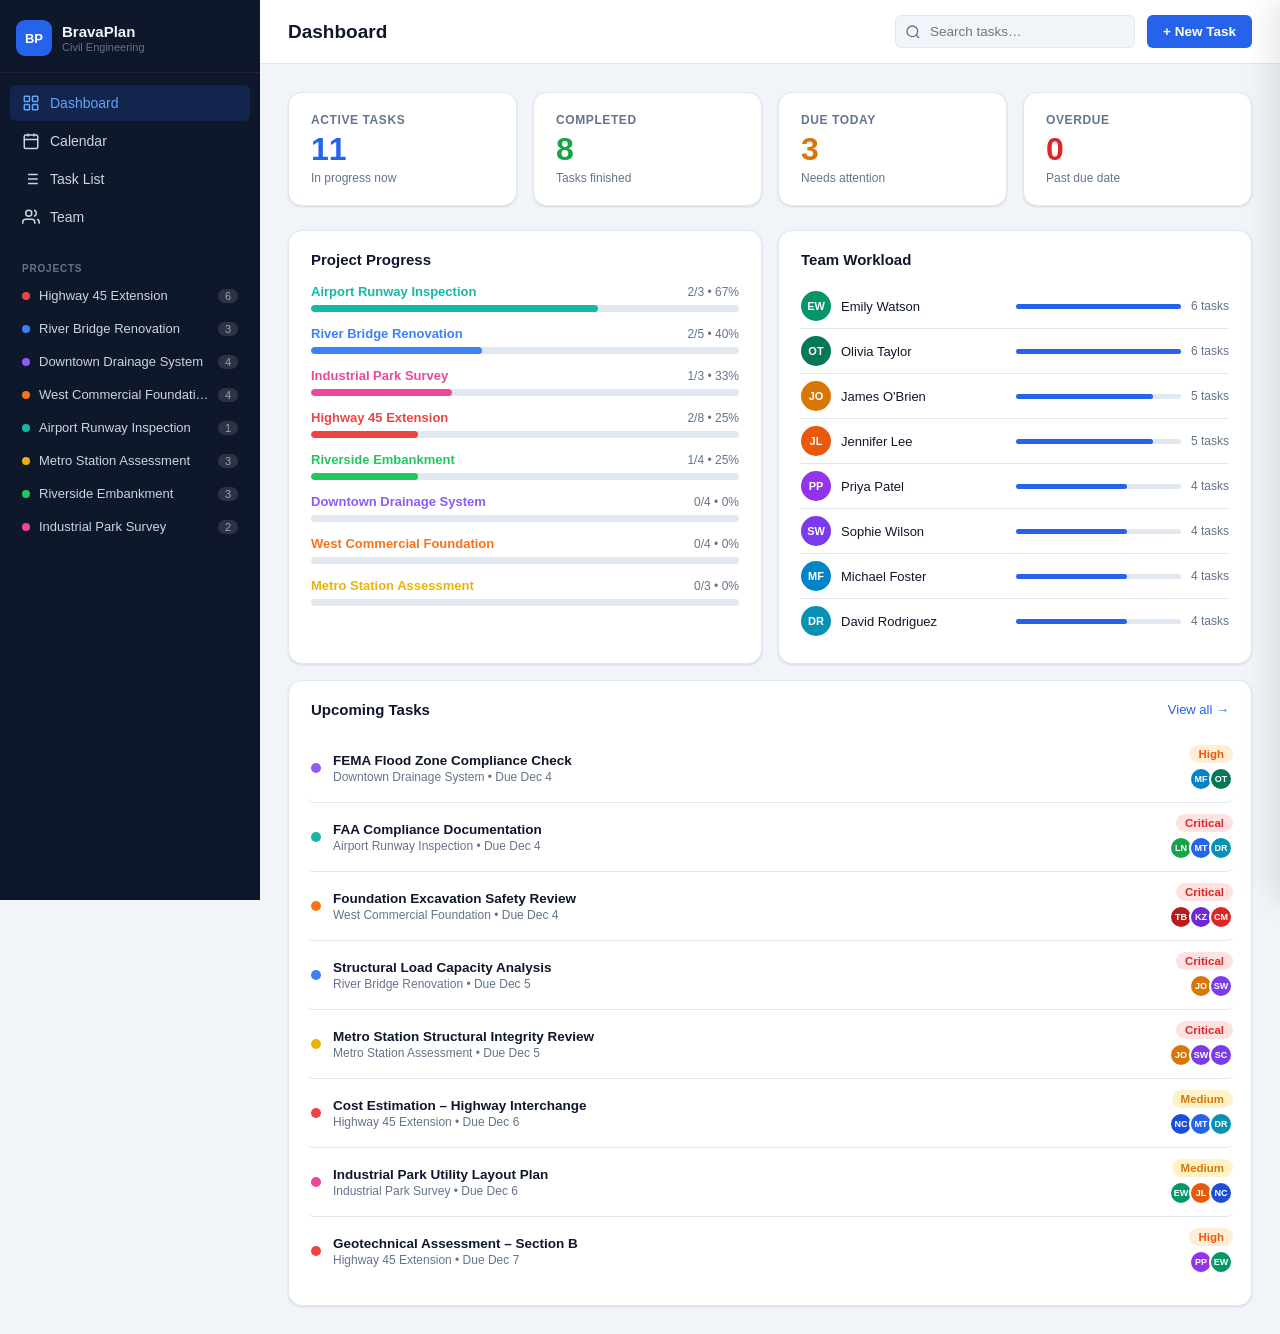
<file: BravaPlanProjectApp/index.html>
<!DOCTYPE html>
<html lang="en">
<head>
  <meta charset="UTF-8" />
  <meta name="viewport" content="width=device-width, initial-scale=1.0" />
  <title>BravaPlan — Civil Engineering PM</title>
  <link rel="stylesheet" href="style.css" />
</head>
<body>

<!-- ═══════════════════════════════════════════════════════════ SIDEBAR -->
<aside class="sidebar" id="sidebar">
  <div class="sidebar-header">
    <div class="logo">
      <div class="logo-icon">BP</div>
      <div class="logo-text">
        <span class="logo-name">BravaPlan</span>
        <span class="logo-sub">Civil Engineering</span>
      </div>
    </div>
    <button class="sidebar-close" id="sidebarClose" aria-label="Close sidebar">✕</button>
  </div>

  <nav class="sidebar-nav">
    <a class="nav-item active" data-view="dashboard" onclick="navigate('dashboard')">
      <svg viewBox="0 0 24 24" fill="none" stroke="currentColor" stroke-width="2"><rect x="3" y="3" width="7" height="7" rx="1"/><rect x="14" y="3" width="7" height="7" rx="1"/><rect x="3" y="14" width="7" height="7" rx="1"/><rect x="14" y="14" width="7" height="7" rx="1"/></svg>
      Dashboard
    </a>
    <a class="nav-item" data-view="calendar" onclick="navigate('calendar')">
      <svg viewBox="0 0 24 24" fill="none" stroke="currentColor" stroke-width="2"><rect x="3" y="4" width="18" height="18" rx="2"/><line x1="16" y1="2" x2="16" y2="6"/><line x1="8" y1="2" x2="8" y2="6"/><line x1="3" y1="10" x2="21" y2="10"/></svg>
      Calendar
    </a>
    <a class="nav-item" data-view="list" onclick="navigate('list')">
      <svg viewBox="0 0 24 24" fill="none" stroke="currentColor" stroke-width="2"><line x1="8" y1="6" x2="21" y2="6"/><line x1="8" y1="12" x2="21" y2="12"/><line x1="8" y1="18" x2="21" y2="18"/><line x1="3" y1="6" x2="3.01" y2="6"/><line x1="3" y1="12" x2="3.01" y2="12"/><line x1="3" y1="18" x2="3.01" y2="18"/></svg>
      Task List
    </a>
    <a class="nav-item" data-view="team" onclick="navigate('team')">
      <svg viewBox="0 0 24 24" fill="none" stroke="currentColor" stroke-width="2"><path d="M17 21v-2a4 4 0 0 0-4-4H5a4 4 0 0 0-4 4v2"/><circle cx="9" cy="7" r="4"/><path d="M23 21v-2a4 4 0 0 0-3-3.87"/><path d="M16 3.13a4 4 0 0 1 0 7.75"/></svg>
      Team
    </a>
  </nav>

  <div class="sidebar-section-label">PROJECTS</div>
  <div class="sidebar-projects" id="sidebarProjects"></div>
</aside>

<!-- ══════════════════════════════════════════════════════ HAMBURGER -->
<button class="hamburger" id="hamburger" aria-label="Open sidebar">
  <span></span><span></span><span></span>
</button>

<!-- ════════════════════════════════════════════════════════ MAIN AREA -->
<main class="main" id="main">

  <!-- TOPBAR -->
  <header class="topbar">
    <h1 class="page-title" id="pageTitle">Dashboard</h1>
    <div class="topbar-right">
      <div class="search-wrap">
        <svg class="search-icon" viewBox="0 0 24 24" fill="none" stroke="currentColor" stroke-width="2"><circle cx="11" cy="11" r="8"/><line x1="21" y1="21" x2="16.65" y2="16.65"/></svg>
        <input type="text" class="search-input" id="searchInput" placeholder="Search tasks…" autocomplete="off" />
        <div class="search-dropdown" id="searchDropdown"></div>
      </div>
      <button class="btn-primary" id="newTaskBtn">+ New Task</button>
    </div>
  </header>

  <!-- VIEW CONTAINERS -->
  <div class="view-container">

    <!-- ─────────────────── DASHBOARD VIEW -->
    <section class="view" id="view-dashboard">
      <div class="stat-cards" id="statCards"></div>
      <div class="dashboard-grid">
        <div class="dashboard-card projects-card">
          <div class="card-header">
            <h3>Project Progress</h3>
          </div>
          <div id="projectProgress"></div>
        </div>
        <div class="dashboard-card workload-card">
          <div class="card-header">
            <h3>Team Workload</h3>
          </div>
          <div id="teamWorkload"></div>
        </div>
      </div>
      <div class="dashboard-card upcoming-card">
        <div class="card-header">
          <h3>Upcoming Tasks</h3>
          <a class="card-link" onclick="navigate('list')">View all →</a>
        </div>
        <div id="upcomingTasks"></div>
      </div>
    </section>

    <!-- ─────────────────── CALENDAR VIEW -->
    <section class="view hidden" id="view-calendar">
      <div class="calendar-nav">
        <button class="btn-ghost" id="calPrev">&#8592; Prev</button>
        <h2 id="calMonthLabel"></h2>
        <button class="btn-ghost" id="calNext">Next &#8594;</button>
      </div>
      <div class="calendar-grid" id="calGrid"></div>
    </section>

    <!-- ─────────────────── LIST VIEW -->
    <section class="view hidden" id="view-list">
      <div class="list-toolbar">
        <div class="status-tabs" id="statusTabs">
          <button class="tab active" data-status="all">All</button>
          <button class="tab" data-status="todo">To Do</button>
          <button class="tab" data-status="inprogress">In Progress</button>
          <button class="tab" data-status="inreview">In Review</button>
          <button class="tab" data-status="done">Done</button>
        </div>
        <div class="list-filters">
          <select id="filterPriority" class="filter-select">
            <option value="">All Priorities</option>
            <option value="critical">Critical</option>
            <option value="high">High</option>
            <option value="medium">Medium</option>
            <option value="low">Low</option>
          </select>
          <select id="filterProject" class="filter-select">
            <option value="">All Projects</option>
          </select>
          <select id="filterAssignee" class="filter-select">
            <option value="">All Assignees</option>
          </select>
          <select id="filterSort" class="filter-select">
            <option value="dueDate">Sort: Due Date</option>
            <option value="priority">Sort: Priority</option>
            <option value="title">Sort: Title</option>
            <option value="createdAt">Sort: Created</option>
          </select>
          <div class="view-toggle">
            <button class="toggle-btn active" id="btnList" title="List View">
              <svg viewBox="0 0 24 24" fill="none" stroke="currentColor" stroke-width="2" width="16" height="16"><line x1="8" y1="6" x2="21" y2="6"/><line x1="8" y1="12" x2="21" y2="12"/><line x1="8" y1="18" x2="21" y2="18"/><line x1="3" y1="6" x2="3.01" y2="6"/><line x1="3" y1="12" x2="3.01" y2="12"/><line x1="3" y1="18" x2="3.01" y2="18"/></svg>
            </button>
            <button class="toggle-btn" id="btnBoard" title="Board View">
              <svg viewBox="0 0 24 24" fill="none" stroke="currentColor" stroke-width="2" width="16" height="16"><rect x="3" y="3" width="5" height="18" rx="1"/><rect x="10" y="3" width="5" height="12" rx="1"/><rect x="17" y="3" width="5" height="15" rx="1"/></svg>
            </button>
          </div>
        </div>
      </div>
      <div id="listContent"></div>
    </section>

    <!-- ─────────────────── TEAM VIEW -->
    <section class="view hidden" id="view-team">
      <div id="teamHeader"></div>
      <div class="dept-filter" id="deptFilter"></div>
      <div class="team-grid" id="teamGrid"></div>
    </section>

  </div><!-- /view-container -->
</main>

<!-- ══════════════════════════════════════════════════ DETAIL PANEL -->
<div class="panel-overlay" id="panelOverlay"></div>
<aside class="detail-panel" id="detailPanel">
  <button class="panel-close" id="panelClose">✕</button>
  <div class="panel-body" id="panelBody"></div>
</aside>

<!-- ══════════════════════════════════════════════════ TASK MODAL -->
<div class="modal-overlay" id="modalOverlay">
  <div class="modal" id="taskModal">
    <div class="modal-header">
      <h2 id="modalTitle">New Task</h2>
      <button class="modal-close" id="modalClose">✕</button>
    </div>
    <form id="taskForm" class="modal-form" autocomplete="off">
      <input type="hidden" id="editId" />

      <div class="form-row">
        <div class="form-group full">
          <label>Title <span class="required">*</span></label>
          <input type="text" id="fTitle" class="form-input" placeholder="Task title" required />
        </div>
      </div>

      <div class="form-row">
        <div class="form-group full">
          <label>Description</label>
          <textarea id="fDesc" class="form-input" rows="3" placeholder="Describe the task…"></textarea>
        </div>
      </div>

      <div class="form-row two-col">
        <div class="form-group">
          <label>Project <span class="required">*</span></label>
          <select id="fProject" class="form-input" required></select>
        </div>
        <div class="form-group">
          <label>Priority</label>
          <select id="fPriority" class="form-input">
            <option value="low">Low</option>
            <option value="medium" selected>Medium</option>
            <option value="high">High</option>
            <option value="critical">Critical</option>
          </select>
        </div>
      </div>

      <div class="form-row two-col">
        <div class="form-group">
          <label>Status</label>
          <select id="fStatus" class="form-input">
            <option value="todo">To Do</option>
            <option value="inprogress">In Progress</option>
            <option value="inreview">In Review</option>
            <option value="done">Done</option>
          </select>
        </div>
        <div class="form-group">
          <label>Scheduled Date <span class="required">*</span></label>
          <input type="date" id="fDate" class="form-input" required />
        </div>
      </div>

      <div class="form-row two-col">
        <div class="form-group">
          <label>Time</label>
          <input type="time" id="fTime" class="form-input" />
        </div>
        <div class="form-group">
          <label>Due Date <span class="required">*</span></label>
          <input type="date" id="fDueDate" class="form-input" required />
        </div>
      </div>

      <div class="form-row">
        <div class="form-group full">
          <label>Assigned To</label>
          <div class="assignee-chips" id="assigneeChips"></div>
          <div class="assignee-search-wrap">
            <input type="text" id="assigneeSearch" class="form-input" placeholder="Search employees…" autocomplete="off" />
            <div class="assignee-dropdown" id="assigneeDropdown"></div>
          </div>
        </div>
      </div>

      <div class="form-row">
        <div class="form-group full">
          <label>Tags</label>
          <input type="text" id="fTags" class="form-input" placeholder="Comma-separated tags" />
        </div>
      </div>

      <div class="modal-footer">
        <button type="button" class="btn-ghost" id="cancelModal">Cancel</button>
        <button type="submit" class="btn-primary" id="saveTaskBtn">Save Task</button>
      </div>
    </form>
  </div>
</div>

<!-- ══════════════════════════════════════════════════ MEMBER MODAL -->
<div class="modal-overlay" id="memberModalOverlay">
  <div class="modal" id="memberModal">
    <div class="modal-header">
      <h2>Add Team Member</h2>
      <button class="modal-close" id="memberModalClose">✕</button>
    </div>
    <form id="memberForm" class="modal-form" autocomplete="off">
      <div class="form-row">
        <div class="form-group full">
          <label>Full Name <span class="required">*</span></label>
          <input type="text" id="mName" class="form-input" placeholder="e.g., John Smith" required maxlength="80" />
        </div>
      </div>
      <div class="form-row two-col">
        <div class="form-group">
          <label>Role / Title <span class="required">*</span></label>
          <input type="text" id="mRole" class="form-input" placeholder="e.g., Civil Engineer" required maxlength="80" />
        </div>
        <div class="form-group">
          <label>Department <span class="required">*</span></label>
          <select id="mDept" class="form-input" required>
            <option value="">Select department…</option>
            <option>Management</option>
            <option>Engineering</option>
            <option>Field</option>
            <option>Design</option>
            <option>Safety</option>
            <option>Quality</option>
            <option>Finance</option>
          </select>
        </div>
      </div>
      <div class="form-row">
        <div class="form-group full">
          <label>Avatar Color</label>
          <div class="color-preset-row" id="memberColorPresets"></div>
        </div>
      </div>
      <div class="modal-footer">
        <button type="button" class="btn-ghost" id="cancelMemberModal">Cancel</button>
        <button type="submit" class="btn-primary">Add Member</button>
      </div>
    </form>
  </div>
</div>

<!-- ══════════════════════════════════════════════════ TOAST CONTAINER -->
<div class="toast-container" id="toastContainer"></div>

<!-- ══════════════════════════════════════════════════ SCRIPTS -->
<script src="data.js"></script>
<script src="app.js"></script>
</body>
</html>
</file>
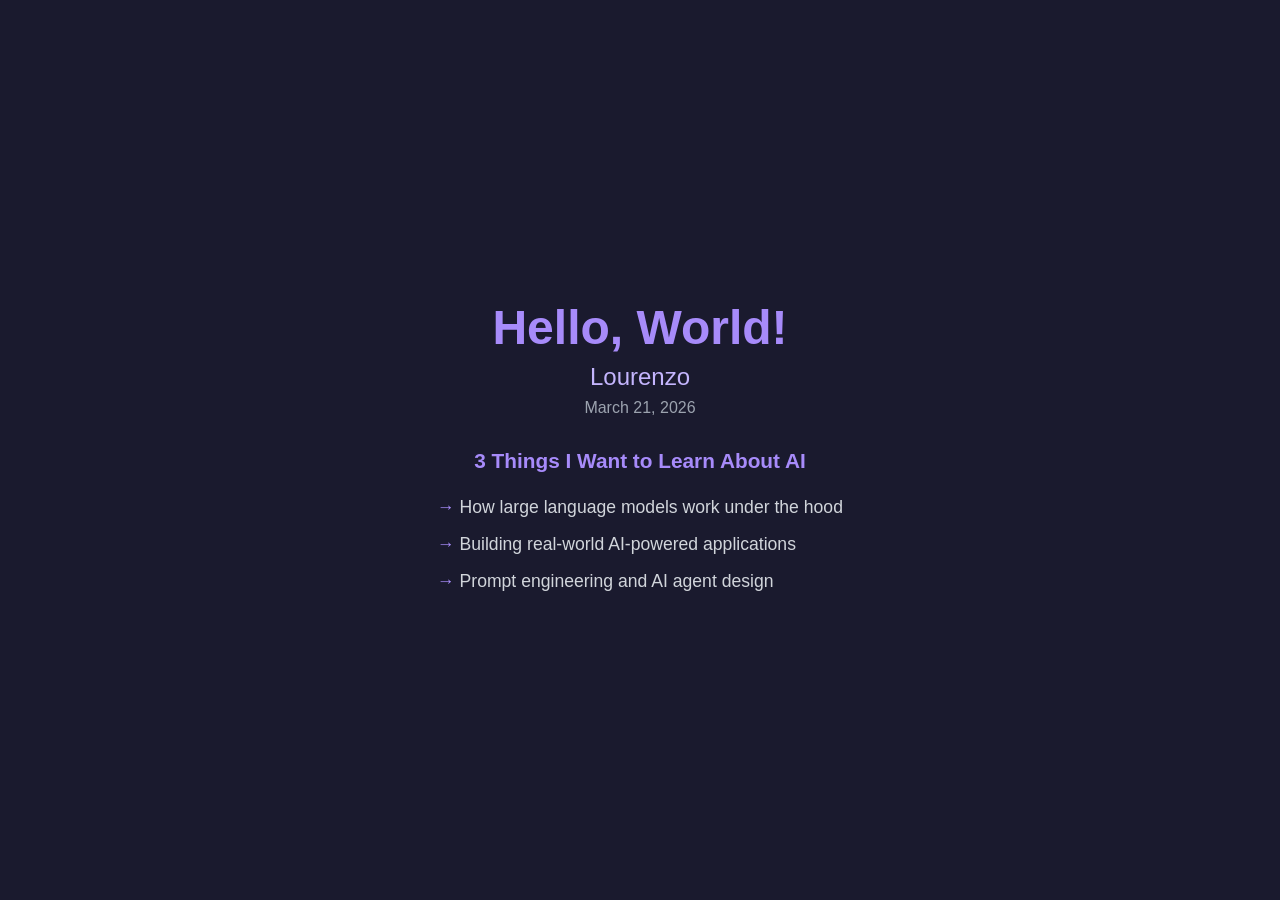
<file: day-01/index.html>
<!DOCTYPE html>
<html lang="en">
<head>
  <meta charset="UTF-8">
  <meta name="viewport" content="width=device-width, initial-scale=1.0">
  <title>Hello World</title>
  <style>
    * {
      margin: 0;
      padding: 0;
      box-sizing: border-box;
    }

    body {
      background-color: #1a1a2e;
      color: #e0e0e0;
      font-family: 'Segoe UI', Tahoma, Geneva, Verdana, sans-serif;
      display: flex;
      justify-content: center;
      align-items: center;
      min-height: 100vh;
    }

    .container {
      text-align: center;
      max-width: 600px;
      padding: 2rem;
    }

    h1 {
      font-size: 3rem;
      color: #a78bfa;
      margin-bottom: 0.5rem;
    }

    .name {
      font-size: 1.5rem;
      color: #c4b5fd;
      margin-bottom: 0.5rem;
    }

    .date {
      font-size: 1rem;
      color: #9ca3af;
      margin-bottom: 2rem;
    }

    h2 {
      font-size: 1.3rem;
      color: #a78bfa;
      margin-bottom: 1rem;
    }

    ul {
      list-style: none;
      display: inline-block;
      text-align: left;
    }

    ul li {
      padding: 0.5rem 0;
      font-size: 1.1rem;
      color: #d1d5db;
    }

    ul li::before {
      content: "→ ";
      color: #a78bfa;
      font-weight: bold;
    }
  </style>
</head>
<body>
  <div class="container">
    <h1>Hello, World!</h1>
    <p class="name">Lourenzo</p>
    <p class="date">March 21, 2026</p>
    <h2>3 Things I Want to Learn About AI</h2>
    <ul>
      <li>How large language models work under the hood</li>
      <li>Building real-world AI-powered applications</li>
      <li>Prompt engineering and AI agent design</li>
    </ul>
  </div>
</body>
</html>
</file>
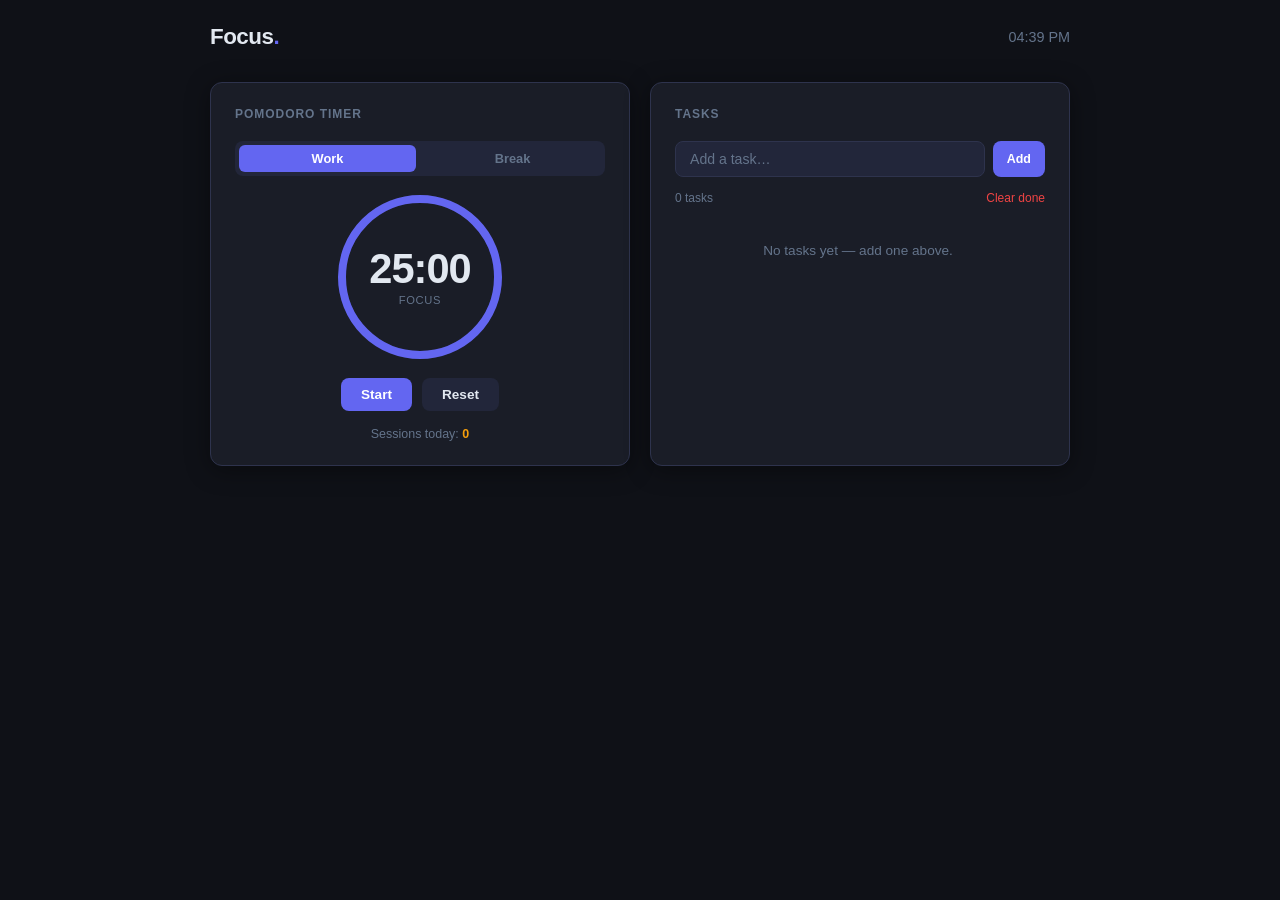
<file: day-02-dashboard/index.html>
<!DOCTYPE html>
<html lang="en">
<head>
  <meta charset="UTF-8" />
  <meta name="viewport" content="width=device-width, initial-scale=1.0" />
  <title>Focus Dashboard</title>
  <style>
    /* ── Reset & Base ── */
    *, *::before, *::after { box-sizing: border-box; margin: 0; padding: 0; }

    :root {
      --bg:        #0f1117;
      --surface:   #1a1d27;
      --surface2:  #22263a;
      --border:    #2e334d;
      --text:      #e2e8f0;
      --muted:     #64748b;
      --accent:    #6366f1;
      --accent-h:  #818cf8;
      --danger:    #ef4444;
      --success:   #22c55e;
      --warn:      #f59e0b;
      --radius:    12px;
      --shadow:    0 4px 24px rgba(0,0,0,.4);
    }

    body {
      background: var(--bg);
      color: var(--text);
      font-family: -apple-system, BlinkMacSystemFont, "Segoe UI", Roboto, sans-serif;
      min-height: 100vh;
      display: flex;
      flex-direction: column;
      align-items: center;
      padding: 24px 16px 48px;
    }

    /* ── Header ── */
    header {
      width: 100%;
      max-width: 860px;
      display: flex;
      justify-content: space-between;
      align-items: center;
      margin-bottom: 32px;
    }

    header h1 {
      font-size: 1.4rem;
      font-weight: 700;
      letter-spacing: -.5px;
      color: var(--text);
    }

    header h1 span { color: var(--accent); }

    #clock {
      font-size: .9rem;
      color: var(--muted);
      font-variant-numeric: tabular-nums;
    }

    /* ── Main Grid ── */
    main {
      width: 100%;
      max-width: 860px;
      display: grid;
      grid-template-columns: 1fr 1fr;
      gap: 20px;
    }

    @media (max-width: 620px) {
      main { grid-template-columns: 1fr; }
    }

    /* ── Card ── */
    .card {
      background: var(--surface);
      border: 1px solid var(--border);
      border-radius: var(--radius);
      padding: 24px;
      box-shadow: var(--shadow);
    }

    .card-title {
      font-size: .75rem;
      font-weight: 600;
      letter-spacing: .08em;
      text-transform: uppercase;
      color: var(--muted);
      margin-bottom: 20px;
    }

    /* ── Pomodoro ── */
    #pomodoro { display: flex; flex-direction: column; align-items: center; gap: 16px; }

    .mode-tabs {
      display: flex;
      gap: 8px;
      background: var(--surface2);
      border-radius: 8px;
      padding: 4px;
      width: 100%;
    }

    .mode-tab {
      flex: 1;
      background: none;
      border: none;
      color: var(--muted);
      font-size: .8rem;
      font-weight: 600;
      padding: 6px 0;
      border-radius: 6px;
      cursor: pointer;
      transition: background .2s, color .2s;
    }

    .mode-tab.active {
      background: var(--accent);
      color: #fff;
    }

    /* SVG Ring */
    .ring-wrap {
      position: relative;
      width: 170px;
      height: 170px;
    }

    .ring-wrap svg { transform: rotate(-90deg); }

    .ring-bg { fill: none; stroke: var(--surface2); stroke-width: 8; }

    .ring-progress {
      fill: none;
      stroke: var(--accent);
      stroke-width: 8;
      stroke-linecap: round;
      transition: stroke-dashoffset .5s linear, stroke .3s;
    }

    .ring-time {
      position: absolute;
      inset: 0;
      display: flex;
      flex-direction: column;
      align-items: center;
      justify-content: center;
    }

    #timer-display {
      font-size: 2.6rem;
      font-weight: 700;
      font-variant-numeric: tabular-nums;
      letter-spacing: -1px;
      line-height: 1;
    }

    #timer-label {
      font-size: .7rem;
      color: var(--muted);
      margin-top: 4px;
      text-transform: uppercase;
      letter-spacing: .06em;
    }

    .timer-controls { display: flex; gap: 10px; }

    .btn {
      display: inline-flex;
      align-items: center;
      justify-content: center;
      gap: 6px;
      border: none;
      border-radius: 8px;
      font-size: .85rem;
      font-weight: 600;
      cursor: pointer;
      transition: opacity .15s, transform .1s;
      padding: 9px 20px;
    }

    .btn:active { transform: scale(.97); }
    .btn:hover  { opacity: .88; }

    .btn-primary { background: var(--accent); color: #fff; }
    .btn-ghost   { background: var(--surface2); color: var(--text); }
    .btn-sm      { padding: 6px 14px; font-size: .78rem; }

    #pomo-count {
      font-size: .78rem;
      color: var(--muted);
    }

    #pomo-count span { color: var(--warn); font-weight: 700; }

    /* ── Tasks ── */
    #task-panel { display: flex; flex-direction: column; gap: 14px; }

    .task-input-row {
      display: flex;
      gap: 8px;
    }

    .task-input-row input {
      flex: 1;
      background: var(--surface2);
      border: 1px solid var(--border);
      border-radius: 8px;
      color: var(--text);
      font-size: .88rem;
      padding: 9px 14px;
      outline: none;
      transition: border-color .2s;
    }

    .task-input-row input:focus { border-color: var(--accent); }
    .task-input-row input::placeholder { color: var(--muted); }

    /* Stats row */
    .task-stats {
      display: flex;
      justify-content: space-between;
      align-items: center;
      font-size: .75rem;
      color: var(--muted);
    }

    .task-stats button {
      background: none;
      border: none;
      color: var(--danger);
      font-size: .75rem;
      cursor: pointer;
      padding: 0;
    }

    .task-stats button:hover { text-decoration: underline; }

    /* List */
    #task-list {
      list-style: none;
      display: flex;
      flex-direction: column;
      gap: 8px;
      max-height: 340px;
      overflow-y: auto;
      padding-right: 4px;
    }

    #task-list::-webkit-scrollbar { width: 4px; }
    #task-list::-webkit-scrollbar-track { background: transparent; }
    #task-list::-webkit-scrollbar-thumb { background: var(--border); border-radius: 4px; }

    .task-item {
      display: flex;
      align-items: center;
      gap: 10px;
      background: var(--surface2);
      border: 1px solid var(--border);
      border-radius: 8px;
      padding: 10px 12px;
      animation: slideIn .2s ease;
    }

    @keyframes slideIn {
      from { opacity: 0; transform: translateY(-6px); }
      to   { opacity: 1; transform: translateY(0); }
    }

    .task-check {
      width: 18px;
      height: 18px;
      border: 2px solid var(--border);
      border-radius: 50%;
      cursor: pointer;
      flex-shrink: 0;
      display: flex;
      align-items: center;
      justify-content: center;
      transition: border-color .2s, background .2s;
    }

    .task-check:hover { border-color: var(--success); }

    .task-item.done .task-check {
      background: var(--success);
      border-color: var(--success);
    }

    .task-item.done .task-check::after {
      content: "";
      width: 5px;
      height: 8px;
      border-right: 2px solid #fff;
      border-bottom: 2px solid #fff;
      transform: rotate(45deg) translate(-1px,-1px);
      display: block;
    }

    .task-text {
      flex: 1;
      font-size: .88rem;
      line-height: 1.4;
      word-break: break-word;
      transition: color .2s;
    }

    .task-item.done .task-text {
      color: var(--muted);
      text-decoration: line-through;
    }

    .task-del {
      background: none;
      border: none;
      color: var(--muted);
      cursor: pointer;
      font-size: 1rem;
      line-height: 1;
      padding: 2px 4px;
      border-radius: 4px;
      transition: color .15s;
      flex-shrink: 0;
    }

    .task-del:hover { color: var(--danger); }

    .empty-msg {
      text-align: center;
      color: var(--muted);
      font-size: .85rem;
      padding: 24px 0;
    }

    /* ── Notification badge ── */
    #notif {
      position: fixed;
      bottom: 24px;
      left: 50%;
      transform: translateX(-50%) translateY(80px);
      background: var(--accent);
      color: #fff;
      padding: 10px 22px;
      border-radius: 50px;
      font-size: .85rem;
      font-weight: 600;
      box-shadow: 0 4px 20px rgba(99,102,241,.5);
      transition: transform .3s ease;
      z-index: 999;
      white-space: nowrap;
    }

    #notif.show { transform: translateX(-50%) translateY(0); }
  </style>
</head>
<body>

  <header>
    <h1>Focus<span>.</span></h1>
    <div id="clock"></div>
  </header>

  <main>

    <!-- ── Pomodoro Card ── -->
    <div class="card">
      <div class="card-title">Pomodoro Timer</div>

      <div id="pomodoro">

        <div class="mode-tabs">
          <button class="mode-tab active" data-mode="work">Work</button>
          <button class="mode-tab" data-mode="break">Break</button>
        </div>

        <div class="ring-wrap">
          <svg width="170" height="170" viewBox="0 0 170 170">
            <circle class="ring-bg" cx="85" cy="85" r="78"/>
            <circle class="ring-progress" id="ring" cx="85" cy="85" r="78"
              stroke-dasharray="490"
              stroke-dashoffset="0"/>
          </svg>
          <div class="ring-time">
            <div id="timer-display">25:00</div>
            <div id="timer-label">Focus</div>
          </div>
        </div>

        <div class="timer-controls">
          <button class="btn btn-primary" id="start-btn">Start</button>
          <button class="btn btn-ghost" id="reset-btn">Reset</button>
        </div>

        <div id="pomo-count">Sessions today: <span id="pomo-num">0</span></div>

      </div>
    </div>

    <!-- ── Tasks Card ── -->
    <div class="card">
      <div class="card-title">Tasks</div>

      <div id="task-panel">
        <div class="task-input-row">
          <input type="text" id="task-input" placeholder="Add a task…" maxlength="120" />
          <button class="btn btn-primary btn-sm" id="add-btn">Add</button>
        </div>

        <div class="task-stats">
          <span id="task-count">0 tasks</span>
          <button id="clear-done">Clear done</button>
        </div>

        <ul id="task-list"></ul>
      </div>
    </div>

  </main>

  <div id="notif"></div>

  <script>
    /* ═══════════════════════════════
       CLOCK
    ═══════════════════════════════ */
    const clockEl = document.getElementById("clock");
    function updateClock() {
      const now = new Date();
      clockEl.textContent = now.toLocaleTimeString([], { hour: "2-digit", minute: "2-digit" });
    }
    updateClock();
    setInterval(updateClock, 1000);


    /* ═══════════════════════════════
       NOTIFICATION TOAST
    ═══════════════════════════════ */
    let notifTimer;
    function showNotif(msg) {
      const el = document.getElementById("notif");
      el.textContent = msg;
      el.classList.add("show");
      clearTimeout(notifTimer);
      notifTimer = setTimeout(() => el.classList.remove("show"), 3000);
    }


    /* ═══════════════════════════════
       POMODORO
    ═══════════════════════════════ */
    const MODES = { work: 25 * 60, break: 5 * 60 };
    const CIRCUMFERENCE = 490; // 2π * 78 ≈ 490

    let pomState = {
      mode:      "work",
      remaining: MODES.work,
      running:   false,
      sessions:  parseInt(localStorage.getItem("pomo_sessions") || "0"),
      interval:  null,
    };

    const timerDisplay = document.getElementById("timer-display");
    const timerLabel   = document.getElementById("timer-label");
    const ring         = document.getElementById("ring");
    const startBtn     = document.getElementById("start-btn");
    const resetBtn     = document.getElementById("reset-btn");
    const pomoNum      = document.getElementById("pomo-num");

    function formatTime(s) {
      const m = Math.floor(s / 60).toString().padStart(2, "0");
      const sec = (s % 60).toString().padStart(2, "0");
      return `${m}:${sec}`;
    }

    function updateRing() {
      const total    = MODES[pomState.mode];
      const fraction = pomState.remaining / total;
      ring.style.strokeDashoffset = CIRCUMFERENCE * (1 - fraction);
      ring.style.stroke = pomState.mode === "work" ? "var(--accent)" : "var(--success)";
    }

    function renderTimer() {
      timerDisplay.textContent = formatTime(pomState.remaining);
      timerLabel.textContent   = pomState.mode === "work" ? "Focus" : "Break";
      pomoNum.textContent      = pomState.sessions;
      updateRing();
      document.title = `${formatTime(pomState.remaining)} · Focus`;
    }

    function tick() {
      if (pomState.remaining <= 0) {
        clearInterval(pomState.interval);
        pomState.running = false;
        startBtn.textContent = "Start";

        if (pomState.mode === "work") {
          pomState.sessions++;
          localStorage.setItem("pomo_sessions", pomState.sessions);
          showNotif("🎉 Session done! Time for a break.");
          switchMode("break");
        } else {
          showNotif("Break over — back to work!");
          switchMode("work");
        }
        return;
      }
      pomState.remaining--;
      renderTimer();
    }

    function switchMode(mode) {
      pomState.mode      = mode;
      pomState.remaining = MODES[mode];
      pomState.running   = false;
      clearInterval(pomState.interval);
      startBtn.textContent = "Start";

      document.querySelectorAll(".mode-tab").forEach(t =>
        t.classList.toggle("active", t.dataset.mode === mode)
      );
      renderTimer();
    }

    startBtn.addEventListener("click", () => {
      if (pomState.running) {
        clearInterval(pomState.interval);
        pomState.running = false;
        startBtn.textContent = "Resume";
      } else {
        pomState.running = true;
        startBtn.textContent = "Pause";
        pomState.interval = setInterval(tick, 1000);
      }
    });

    resetBtn.addEventListener("click", () => {
      clearInterval(pomState.interval);
      pomState.remaining = MODES[pomState.mode];
      pomState.running   = false;
      startBtn.textContent = "Start";
      renderTimer();
    });

    document.querySelectorAll(".mode-tab").forEach(tab => {
      tab.addEventListener("click", () => switchMode(tab.dataset.mode));
    });

    renderTimer();


    /* ═══════════════════════════════
       TASKS
    ═══════════════════════════════ */
    let tasks = JSON.parse(localStorage.getItem("tasks") || "[]");

    const taskInput  = document.getElementById("task-input");
    const addBtn     = document.getElementById("add-btn");
    const taskList   = document.getElementById("task-list");
    const taskCount  = document.getElementById("task-count");
    const clearDone  = document.getElementById("clear-done");

    function saveTasks() {
      localStorage.setItem("tasks", JSON.stringify(tasks));
    }

    function renderTasks() {
      taskList.innerHTML = "";

      if (tasks.length === 0) {
        taskList.innerHTML = `<li class="empty-msg">No tasks yet — add one above.</li>`;
      } else {
        tasks.forEach((t, i) => {
          const li = document.createElement("li");
          li.className = "task-item" + (t.done ? " done" : "");

          const check = document.createElement("div");
          check.className = "task-check";
          check.title = t.done ? "Mark incomplete" : "Mark complete";
          check.addEventListener("click", () => toggleTask(i));

          const text = document.createElement("span");
          text.className = "task-text";
          text.textContent = t.text;

          const del = document.createElement("button");
          del.className = "task-del";
          del.innerHTML = "&#x2715;";
          del.title = "Delete";
          del.addEventListener("click", () => deleteTask(i));

          li.appendChild(check);
          li.appendChild(text);
          li.appendChild(del);
          taskList.appendChild(li);
        });
      }

      const total = tasks.length;
      const done  = tasks.filter(t => t.done).length;
      taskCount.textContent = total === 0
        ? "0 tasks"
        : `${done}/${total} done`;
    }

    function addTask() {
      const text = taskInput.value.trim();
      if (!text) return;
      tasks.unshift({ text, done: false, id: Date.now() });
      saveTasks();
      renderTasks();
      taskInput.value = "";
      taskInput.focus();
    }

    function toggleTask(i) {
      tasks[i].done = !tasks[i].done;
      saveTasks();
      renderTasks();
    }

    function deleteTask(i) {
      tasks.splice(i, 1);
      saveTasks();
      renderTasks();
    }

    addBtn.addEventListener("click", addTask);
    taskInput.addEventListener("keydown", e => { if (e.key === "Enter") addTask(); });

    clearDone.addEventListener("click", () => {
      const before = tasks.length;
      tasks = tasks.filter(t => !t.done);
      if (tasks.length < before) {
        saveTasks();
        renderTasks();
        showNotif("Cleared completed tasks.");
      }
    });

    renderTasks();
  </script>
</body>
</html>
</file>
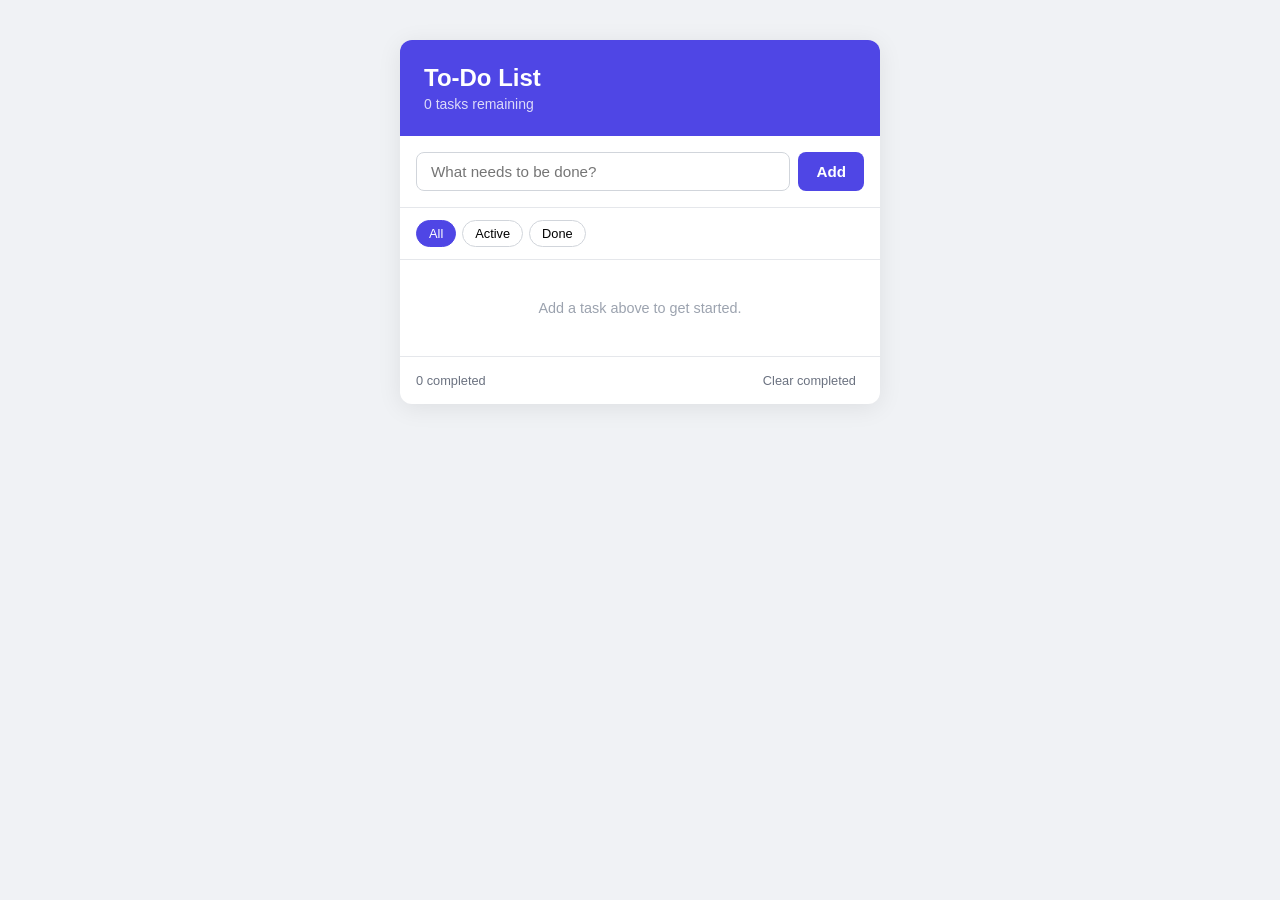
<file: todo/index.html>
<!DOCTYPE html>
<html lang="en">
<head>
  <meta charset="UTF-8">
  <meta name="viewport" content="width=device-width, initial-scale=1.0">
  <title>To-Do List</title>
  <style>
    * {
      box-sizing: border-box;
      margin: 0;
      padding: 0;
    }

    body {
      font-family: -apple-system, BlinkMacSystemFont, 'Segoe UI', sans-serif;
      background: #f0f2f5;
      min-height: 100vh;
      display: flex;
      justify-content: center;
      padding: 40px 16px;
    }

    .app {
      background: white;
      border-radius: 12px;
      box-shadow: 0 4px 24px rgba(0,0,0,0.08);
      width: 100%;
      max-width: 480px;
      height: fit-content;
      overflow: hidden;
    }

    header {
      background: #4f46e5;
      color: white;
      padding: 24px;
    }

    header h1 {
      font-size: 1.5rem;
      font-weight: 700;
    }

    .stats {
      font-size: 0.875rem;
      opacity: 0.8;
      margin-top: 4px;
    }

    .input-area {
      padding: 16px;
      border-bottom: 1px solid #e5e7eb;
      display: flex;
      gap: 8px;
    }

    .input-area input {
      flex: 1;
      padding: 10px 14px;
      border: 1px solid #d1d5db;
      border-radius: 8px;
      font-size: 0.95rem;
      outline: none;
      transition: border-color 0.2s;
    }

    .input-area input:focus {
      border-color: #4f46e5;
    }

    .input-area button {
      padding: 10px 18px;
      background: #4f46e5;
      color: white;
      border: none;
      border-radius: 8px;
      font-size: 0.95rem;
      font-weight: 600;
      cursor: pointer;
      transition: background 0.2s;
    }

    .input-area button:hover {
      background: #4338ca;
    }

    .filters {
      padding: 12px 16px;
      display: flex;
      gap: 6px;
      border-bottom: 1px solid #e5e7eb;
    }

    .filter-btn {
      padding: 5px 12px;
      border: 1px solid #d1d5db;
      border-radius: 20px;
      background: white;
      font-size: 0.8rem;
      cursor: pointer;
      transition: all 0.2s;
    }

    .filter-btn.active {
      background: #4f46e5;
      color: white;
      border-color: #4f46e5;
    }

    .todo-list {
      list-style: none;
      min-height: 60px;
    }

    .todo-item {
      display: flex;
      align-items: center;
      padding: 14px 16px;
      border-bottom: 1px solid #f3f4f6;
      gap: 12px;
      transition: background 0.15s;
    }

    .todo-item:hover {
      background: #f9fafb;
    }

    .todo-item:last-child {
      border-bottom: none;
    }

    .todo-item input[type="checkbox"] {
      width: 18px;
      height: 18px;
      accent-color: #4f46e5;
      cursor: pointer;
      flex-shrink: 0;
    }

    .todo-text {
      flex: 1;
      font-size: 0.95rem;
      color: #111827;
      word-break: break-word;
    }

    .todo-item.done .todo-text {
      text-decoration: line-through;
      color: #9ca3af;
    }

    .delete-btn {
      background: none;
      border: none;
      color: #d1d5db;
      cursor: pointer;
      font-size: 1.1rem;
      padding: 2px 6px;
      border-radius: 4px;
      transition: color 0.2s;
      flex-shrink: 0;
    }

    .delete-btn:hover {
      color: #ef4444;
    }

    .empty {
      text-align: center;
      padding: 40px 16px;
      color: #9ca3af;
      font-size: 0.9rem;
    }

    .footer {
      padding: 12px 16px;
      border-top: 1px solid #e5e7eb;
      display: flex;
      justify-content: space-between;
      align-items: center;
    }

    .footer span {
      font-size: 0.8rem;
      color: #6b7280;
    }

    .clear-btn {
      background: none;
      border: none;
      color: #6b7280;
      font-size: 0.8rem;
      cursor: pointer;
      padding: 4px 8px;
      border-radius: 4px;
      transition: color 0.2s;
    }

    .clear-btn:hover {
      color: #ef4444;
    }
  </style>
</head>
<body>
  <div class="app">
    <header>
      <h1>To-Do List</h1>
      <div class="stats" id="stats">0 tasks remaining</div>
    </header>

    <div class="input-area">
      <input type="text" id="new-todo" placeholder="What needs to be done?" maxlength="200">
      <button onclick="addTodo()">Add</button>
    </div>

    <div class="filters">
      <button class="filter-btn active" onclick="setFilter('all', this)">All</button>
      <button class="filter-btn" onclick="setFilter('active', this)">Active</button>
      <button class="filter-btn" onclick="setFilter('done', this)">Done</button>
    </div>

    <ul class="todo-list" id="todo-list"></ul>

    <div class="footer">
      <span id="footer-count"></span>
      <button class="clear-btn" onclick="clearDone()">Clear completed</button>
    </div>
  </div>

  <script>
    let todos = JSON.parse(localStorage.getItem('todos') || '[]');
    let filter = 'all';
    let nextId = todos.length ? Math.max(...todos.map(t => t.id)) + 1 : 1;

    function save() {
      localStorage.setItem('todos', JSON.stringify(todos));
    }

    function render() {
      const list = document.getElementById('todo-list');
      const remaining = todos.filter(t => !t.done).length;
      const done = todos.filter(t => t.done).length;

      document.getElementById('stats').textContent =
        `${remaining} task${remaining !== 1 ? 's' : ''} remaining`;
      document.getElementById('footer-count').textContent =
        `${done} completed`;

      const visible = todos.filter(t => {
        if (filter === 'active') return !t.done;
        if (filter === 'done') return t.done;
        return true;
      });

      if (visible.length === 0) {
        list.innerHTML = `<div class="empty">
          ${filter === 'done' ? 'No completed tasks yet.' :
            filter === 'active' ? 'Nothing left to do!' :
            'Add a task above to get started.'}
        </div>`;
        return;
      }

      list.innerHTML = visible.map(todo => `
        <li class="todo-item ${todo.done ? 'done' : ''}" id="item-${todo.id}">
          <input type="checkbox" ${todo.done ? 'checked' : ''}
            onchange="toggleTodo(${todo.id})">
          <span class="todo-text">${escapeHtml(todo.text)}</span>
          <button class="delete-btn" onclick="deleteTodo(${todo.id})" title="Delete">&#x2715;</button>
        </li>
      `).join('');
    }

    function escapeHtml(text) {
      const d = document.createElement('div');
      d.textContent = text;
      return d.innerHTML;
    }

    function addTodo() {
      const input = document.getElementById('new-todo');
      const text = input.value.trim();
      if (!text) return;
      todos.push({ id: nextId++, text, done: false });
      input.value = '';
      save();
      render();
    }

    function toggleTodo(id) {
      const todo = todos.find(t => t.id === id);
      if (todo) todo.done = !todo.done;
      save();
      render();
    }

    function deleteTodo(id) {
      todos = todos.filter(t => t.id !== id);
      save();
      render();
    }

    function setFilter(f, btn) {
      filter = f;
      document.querySelectorAll('.filter-btn').forEach(b => b.classList.remove('active'));
      btn.classList.add('active');
      render();
    }

    function clearDone() {
      todos = todos.filter(t => !t.done);
      save();
      render();
    }

    document.getElementById('new-todo').addEventListener('keydown', e => {
      if (e.key === 'Enter') addTodo();
    });

    render();
  </script>
</body>
</html>
</file>
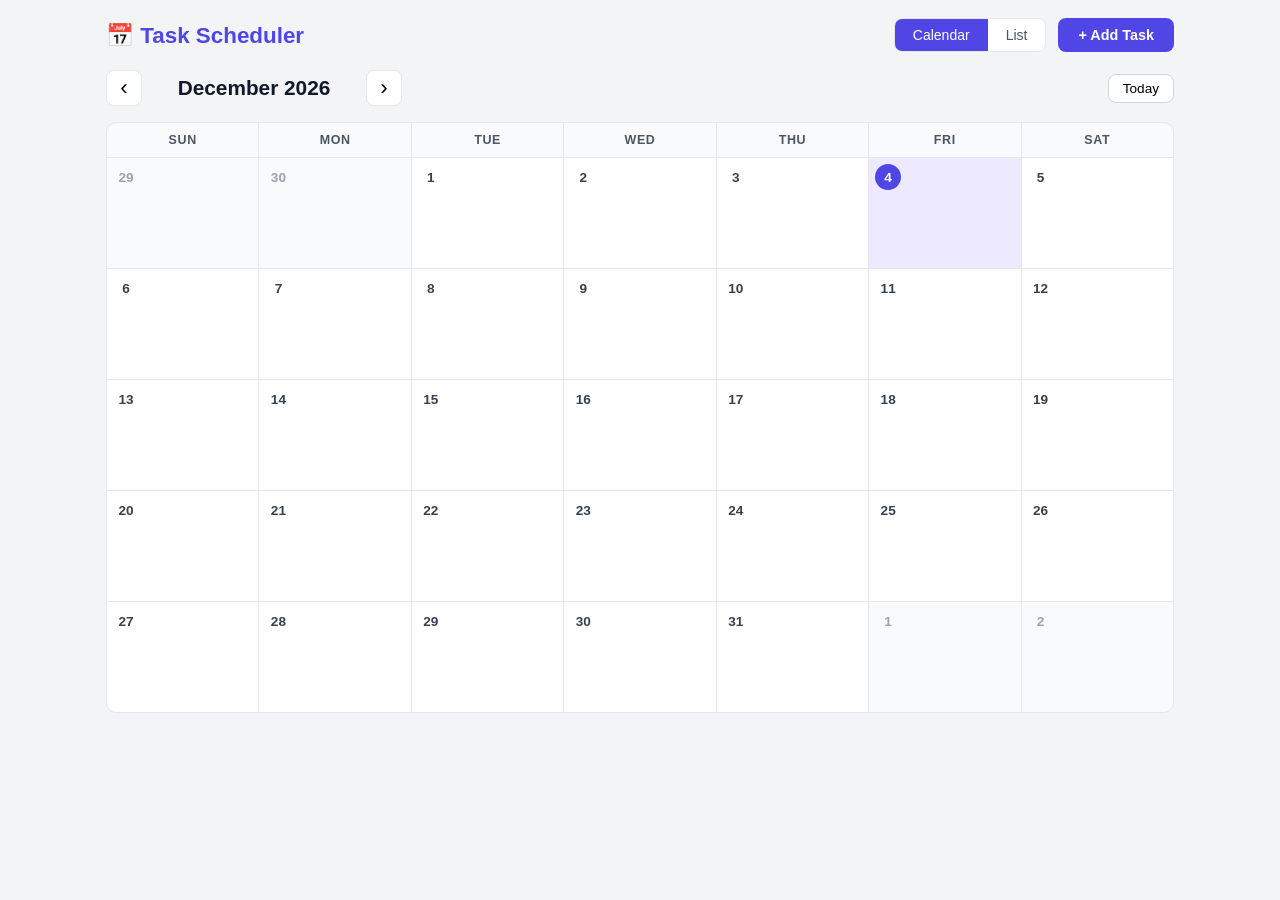
<file: todoapptime/index.html>
<!DOCTYPE html>
<html lang="en">
<head>
  <meta charset="UTF-8">
  <meta name="viewport" content="width=device-width, initial-scale=1.0">
  <title>Task Scheduler</title>
  <link rel="stylesheet" href="style.css">
</head>
<body>

  <!-- Add Task Modal -->
  <div class="modal-overlay" id="modal-overlay">
    <div class="modal">
      <div class="modal-header">
        <h2 id="modal-title">Add Task</h2>
        <button class="modal-close" onclick="closeModal()">&#x2715;</button>
      </div>
      <form id="task-form" onsubmit="saveTask(event)">
        <div class="form-group">
          <label for="task-title">Title <span class="required">*</span></label>
          <input type="text" id="task-title" placeholder="What needs to be done?" maxlength="120" required>
        </div>
        <div class="form-row">
          <div class="form-group">
            <label for="task-date">Date <span class="required">*</span></label>
            <input type="date" id="task-date" required>
          </div>
          <div class="form-group">
            <label for="task-time">Time <span class="required">*</span></label>
            <input type="time" id="task-time" required>
          </div>
        </div>
        <div class="form-group">
          <label for="task-desc">Description</label>
          <textarea id="task-desc" placeholder="Optional notes..." rows="3" maxlength="500"></textarea>
        </div>
        <div class="form-group">
          <label for="task-color">Color Tag</label>
          <div class="color-picker" id="color-picker">
            <button type="button" class="color-swatch active" data-color="#4f46e5" style="background:#4f46e5"></button>
            <button type="button" class="color-swatch" data-color="#0891b2" style="background:#0891b2"></button>
            <button type="button" class="color-swatch" data-color="#059669" style="background:#059669"></button>
            <button type="button" class="color-swatch" data-color="#d97706" style="background:#d97706"></button>
            <button type="button" class="color-swatch" data-color="#dc2626" style="background:#dc2626"></button>
            <button type="button" class="color-swatch" data-color="#7c3aed" style="background:#7c3aed"></button>
          </div>
        </div>
        <div class="form-actions">
          <button type="button" class="btn-secondary" onclick="closeModal()">Cancel</button>
          <button type="submit" class="btn-primary" id="modal-submit">Add Task</button>
        </div>
      </form>
    </div>
  </div>

  <!-- Task Detail Modal -->
  <div class="modal-overlay" id="detail-overlay">
    <div class="modal modal-detail">
      <div class="modal-header">
        <h2 id="detail-title"></h2>
        <button class="modal-close" onclick="closeDetail()">&#x2715;</button>
      </div>
      <div id="detail-body"></div>
      <div class="form-actions">
        <button class="btn-danger" onclick="deleteTaskFromDetail()">Delete</button>
        <button class="btn-secondary" onclick="editTaskFromDetail()">Edit</button>
        <button class="btn-primary" onclick="toggleDoneFromDetail()">Mark Complete</button>
      </div>
    </div>
  </div>

  <!-- App Shell -->
  <div class="app">
    <header class="app-header">
      <div class="header-left">
        <div class="logo">&#128197; Task Scheduler</div>
      </div>
      <div class="header-right">
        <div class="view-toggle">
          <button class="view-btn active" id="btn-calendar" onclick="setView('calendar')">Calendar</button>
          <button class="view-btn" id="btn-list" onclick="setView('list')">List</button>
        </div>
        <button class="btn-primary add-btn" onclick="openAddModal()">+ Add Task</button>
      </div>
    </header>

    <!-- CALENDAR VIEW -->
    <main id="view-calendar" class="view active">
      <div class="calendar-nav">
        <button class="nav-btn" onclick="changeMonth(-1)">&#8249;</button>
        <h2 id="calendar-heading"></h2>
        <button class="nav-btn" onclick="changeMonth(1)">&#8250;</button>
        <button class="today-btn" onclick="goToToday()">Today</button>
      </div>
      <div class="calendar-grid" id="calendar-grid">
        <div class="cal-day-header">Sun</div>
        <div class="cal-day-header">Mon</div>
        <div class="cal-day-header">Tue</div>
        <div class="cal-day-header">Wed</div>
        <div class="cal-day-header">Thu</div>
        <div class="cal-day-header">Fri</div>
        <div class="cal-day-header">Sat</div>
      </div>
    </main>

    <!-- LIST VIEW -->
    <main id="view-list" class="view">
      <div class="list-toolbar">
        <div class="filter-group">
          <button class="filter-btn active" onclick="setListFilter('all', this)">All</button>
          <button class="filter-btn" onclick="setListFilter('upcoming', this)">Upcoming</button>
          <button class="filter-btn" onclick="setListFilter('today', this)">Today</button>
          <button class="filter-btn" onclick="setListFilter('done', this)">Done</button>
        </div>
        <div class="sort-group">
          <label>Sort:</label>
          <select id="sort-select" onchange="renderList()">
            <option value="datetime">Date &amp; Time</option>
            <option value="title">Title</option>
          </select>
        </div>
      </div>
      <div id="task-list"></div>
    </main>
  </div>

  <script src="app.js"></script>
</body>
</html>
</file>
<file: BravaPlanProjectApp/style.css>
/* ═══════════════════════════════════════════════════════════════════════
   BravaPlan — style.css
   ═══════════════════════════════════════════════════════════════════════ */

/* ── CSS Variables ─────────────────────────────────────────────────── */
:root {
  --sidebar-bg: #0f172a;
  --sidebar-text: #cbd5e1;
  --sidebar-text-muted: #64748b;
  --sidebar-active-bg: rgba(37,99,235,0.18);
  --sidebar-active: #60a5fa;
  --sidebar-w: 260px;
  --topbar-h: 64px;
  --primary: #2563eb;
  --primary-hover: #1d4ed8;
  --bg: #f1f5f9;
  --surface: #ffffff;
  --border: #e2e8f0;
  --text: #0f172a;
  --text-muted: #64748b;
  --shadow-sm: 0 1px 3px rgba(0,0,0,.08), 0 1px 2px rgba(0,0,0,.04);
  --shadow-md: 0 4px 12px rgba(0,0,0,.10), 0 2px 4px rgba(0,0,0,.06);
  --shadow-lg: 0 10px 30px rgba(0,0,0,.12), 0 4px 8px rgba(0,0,0,.06);
  --radius: 10px;
  --radius-sm: 6px;
  --radius-lg: 14px;
}

/* ── Reset & Base ──────────────────────────────────────────────────── */
*, *::before, *::after { box-sizing: border-box; margin: 0; padding: 0; }
html { font-size: 15px; }
body {
  font-family: -apple-system, BlinkMacSystemFont, 'Segoe UI', Roboto, 'Helvetica Neue', Arial, sans-serif;
  background: var(--bg);
  color: var(--text);
  display: flex;
  min-height: 100vh;
  overflow-x: hidden;
}
a { text-decoration: none; cursor: pointer; }
button { cursor: pointer; border: none; background: none; font-family: inherit; }
select, input, textarea { font-family: inherit; color: var(--text); }
input:focus, select:focus, textarea:focus { outline: 2px solid var(--primary); outline-offset: 1px; }

/* ── Scrollbar ─────────────────────────────────────────────────────── */
::-webkit-scrollbar { width: 6px; height: 6px; }
::-webkit-scrollbar-track { background: transparent; }
::-webkit-scrollbar-thumb { background: #cbd5e1; border-radius: 999px; }

/* ═══════════════════════════════════════════════════════════ SIDEBAR */
.sidebar {
  position: fixed;
  top: 0; left: 0; bottom: 0;
  width: var(--sidebar-w);
  background: var(--sidebar-bg);
  display: flex;
  flex-direction: column;
  z-index: 200;
  overflow-y: auto;
  overflow-x: hidden;
  transition: transform .25s ease;
}
.sidebar-header {
  display: flex;
  align-items: center;
  justify-content: space-between;
  padding: 20px 16px 16px;
  border-bottom: 1px solid rgba(255,255,255,.06);
  flex-shrink: 0;
}
.logo { display: flex; align-items: center; gap: 10px; }
.logo-icon {
  width: 36px; height: 36px;
  background: var(--primary);
  color: #fff;
  border-radius: 9px;
  display: flex; align-items: center; justify-content: center;
  font-weight: 700; font-size: 13px;
  flex-shrink: 0;
}
.logo-text { display: flex; flex-direction: column; }
.logo-name { color: #f1f5f9; font-weight: 700; font-size: 15px; line-height: 1.2; }
.logo-sub { color: var(--sidebar-text-muted); font-size: 11px; }

.sidebar-close {
  color: var(--sidebar-text-muted);
  font-size: 16px;
  display: none;
  padding: 4px;
  border-radius: 4px;
}
.sidebar-close:hover { color: #fff; background: rgba(255,255,255,.1); }

.sidebar-nav {
  padding: 12px 10px;
  display: flex;
  flex-direction: column;
  gap: 2px;
}
.nav-item {
  display: flex;
  align-items: center;
  gap: 10px;
  padding: 9px 12px;
  border-radius: var(--radius-sm);
  color: var(--sidebar-text);
  font-size: 14px;
  font-weight: 500;
  transition: background .15s, color .15s;
}
.nav-item svg { width: 18px; height: 18px; flex-shrink: 0; }
.nav-item:hover { background: rgba(255,255,255,.07); color: #f1f5f9; }
.nav-item.active { background: var(--sidebar-active-bg); color: var(--sidebar-active); }

.sidebar-section-label {
  padding: 16px 22px 6px;
  font-size: 10px;
  font-weight: 700;
  letter-spacing: .08em;
  color: var(--sidebar-text-muted);
}
.sidebar-projects { padding: 0 10px 24px; display: flex; flex-direction: column; gap: 2px; }
.sidebar-project-item {
  display: flex;
  align-items: center;
  gap: 9px;
  padding: 8px 12px;
  border-radius: var(--radius-sm);
  color: var(--sidebar-text);
  font-size: 13px;
  cursor: pointer;
  transition: background .15s, color .15s;
  white-space: nowrap;
  overflow: hidden;
  text-overflow: ellipsis;
}
.sidebar-project-item:hover { background: rgba(255,255,255,.07); color: #f1f5f9; }
.sidebar-project-item.active { background: rgba(255,255,255,.1); color: #fff; }
.project-dot { width: 8px; height: 8px; border-radius: 50%; flex-shrink: 0; }

/* ═══════════════════════════════════════════════════════════ HAMBURGER */
.hamburger {
  display: none;
  position: fixed;
  top: 14px; left: 14px;
  z-index: 300;
  width: 38px; height: 38px;
  border-radius: var(--radius-sm);
  background: var(--sidebar-bg);
  flex-direction: column;
  align-items: center;
  justify-content: center;
  gap: 5px;
  padding: 0;
}
.hamburger span {
  display: block;
  width: 20px; height: 2px;
  background: #cbd5e1;
  border-radius: 2px;
  transition: .2s;
}
.hamburger:hover span { background: #fff; }

/* ═════════════════════════════════════════════════════════ MAIN AREA */
.main {
  margin-left: var(--sidebar-w);
  flex: 1;
  display: flex;
  flex-direction: column;
  min-height: 100vh;
}

/* ── Topbar ────────────────────────────────────────────────────────── */
.topbar {
  position: sticky;
  top: 0;
  z-index: 100;
  height: var(--topbar-h);
  background: var(--surface);
  border-bottom: 1px solid var(--border);
  display: flex;
  align-items: center;
  justify-content: space-between;
  padding: 0 28px;
  gap: 16px;
}
.page-title { font-size: 19px; font-weight: 700; white-space: nowrap; }
.topbar-right { display: flex; align-items: center; gap: 12px; flex-shrink: 0; }
.search-wrap { position: relative; }
.search-icon {
  position: absolute;
  left: 10px; top: 50%;
  transform: translateY(-50%);
  width: 16px; height: 16px;
  stroke: var(--text-muted);
  pointer-events: none;
}
.search-input {
  border: 1px solid var(--border);
  background: var(--bg);
  border-radius: var(--radius-sm);
  padding: 8px 12px 8px 34px;
  font-size: 13.5px;
  width: 240px;
  transition: border-color .15s, width .2s;
}
.search-input:focus { border-color: var(--primary); width: 300px; }
.search-dropdown {
  position: absolute;
  top: calc(100% + 6px);
  left: 0; right: 0;
  background: var(--surface);
  border: 1px solid var(--border);
  border-radius: var(--radius);
  box-shadow: var(--shadow-lg);
  max-height: 320px;
  overflow-y: auto;
  z-index: 500;
  display: none;
}
.search-dropdown.open { display: block; }
.search-result-item {
  padding: 10px 14px;
  cursor: pointer;
  border-bottom: 1px solid var(--border);
  display: flex;
  align-items: center;
  gap: 10px;
  font-size: 13.5px;
}
.search-result-item:last-child { border-bottom: none; }
.search-result-item:hover { background: var(--bg); }
.search-result-title { font-weight: 500; }
.search-result-meta { color: var(--text-muted); font-size: 12px; }

/* ── View Container ────────────────────────────────────────────────── */
.view-container { flex: 1; }
.view { padding: 28px; }
.hidden { display: none !important; }

/* ═══════════════════════════════════════════════════════ DASHBOARD */
.stat-cards {
  display: grid;
  grid-template-columns: repeat(4, 1fr);
  gap: 16px;
  margin-bottom: 24px;
}
.stat-card {
  background: var(--surface);
  border: 1px solid var(--border);
  border-radius: var(--radius-lg);
  padding: 20px 22px;
  box-shadow: var(--shadow-sm);
  display: flex;
  flex-direction: column;
  gap: 6px;
  transition: box-shadow .2s;
}
.stat-card:hover { box-shadow: var(--shadow-md); }
.stat-label { font-size: 12px; font-weight: 600; color: var(--text-muted); text-transform: uppercase; letter-spacing: .05em; }
.stat-value { font-size: 32px; font-weight: 800; line-height: 1; }
.stat-sub { font-size: 12px; color: var(--text-muted); }
.stat-card.active   .stat-value { color: #2563eb; }
.stat-card.done     .stat-value { color: #16a34a; }
.stat-card.today    .stat-value { color: #d97706; }
.stat-card.overdue  .stat-value { color: #dc2626; }

.dashboard-grid {
  display: grid;
  grid-template-columns: 1fr 1fr;
  gap: 16px;
  margin-bottom: 16px;
}
.dashboard-card {
  background: var(--surface);
  border: 1px solid var(--border);
  border-radius: var(--radius-lg);
  padding: 20px 22px;
  box-shadow: var(--shadow-sm);
}
.upcoming-card { grid-column: 1 / -1; }
.card-header {
  display: flex;
  align-items: center;
  justify-content: space-between;
  margin-bottom: 16px;
}
.card-header h3 { font-size: 15px; font-weight: 700; }
.card-link { font-size: 13px; color: var(--primary); cursor: pointer; }
.card-link:hover { text-decoration: underline; }

/* Project Progress */
.proj-progress-item { margin-bottom: 14px; }
.proj-progress-item:last-child { margin-bottom: 0; }
.proj-progress-top {
  display: flex;
  justify-content: space-between;
  align-items: center;
  margin-bottom: 6px;
}
.proj-progress-name { font-size: 13px; font-weight: 600; }
.proj-progress-pct { font-size: 12px; color: var(--text-muted); }
.progress-bar-wrap { background: #e2e8f0; border-radius: 999px; height: 7px; overflow: hidden; }
.progress-bar { height: 7px; border-radius: 999px; transition: width .4s ease; }

/* Team Workload */
.workload-item {
  display: flex;
  align-items: center;
  gap: 10px;
  padding: 7px 0;
  border-bottom: 1px solid var(--border);
}
.workload-item:last-child { border-bottom: none; }
.workload-avatar {
  width: 30px; height: 30px; border-radius: 50%;
  display: flex; align-items: center; justify-content: center;
  font-size: 11px; font-weight: 700; color: #fff;
  flex-shrink: 0;
}
.workload-name { font-size: 13px; font-weight: 500; flex: 1; }
.workload-count { font-size: 12px; color: var(--text-muted); white-space: nowrap; }
.workload-bar-wrap { flex: 1; background: #e2e8f0; border-radius: 999px; height: 5px; }
.workload-bar { height: 5px; background: var(--primary); border-radius: 999px; transition: width .4s; }

/* Upcoming Tasks */
.upcoming-item {
  display: flex;
  align-items: center;
  gap: 12px;
  padding: 11px 0;
  border-bottom: 1px solid var(--border);
  cursor: pointer;
  transition: background .1s;
  border-radius: var(--radius-sm);
  margin: 0 -4px;
  padding-left: 4px;
}
.upcoming-item:last-child { border-bottom: none; }
.upcoming-item:hover { background: var(--bg); }
.upcoming-proj-dot { width: 10px; height: 10px; border-radius: 50%; flex-shrink: 0; }
.upcoming-info { flex: 1; min-width: 0; }
.upcoming-title { font-size: 13.5px; font-weight: 600; white-space: nowrap; overflow: hidden; text-overflow: ellipsis; }
.upcoming-meta { font-size: 12px; color: var(--text-muted); margin-top: 2px; }
.upcoming-right { display: flex; flex-direction: column; align-items: flex-end; gap: 4px; flex-shrink: 0; }

/* ═══════════════════════════════════════════════════════ CALENDAR */
.calendar-nav {
  display: flex;
  align-items: center;
  justify-content: center;
  gap: 20px;
  margin-bottom: 20px;
}
.calendar-nav h2 { font-size: 19px; font-weight: 700; min-width: 220px; text-align: center; }
.calendar-grid {
  display: grid;
  grid-template-columns: repeat(7, 1fr);
  gap: 1px;
  background: var(--border);
  border-radius: var(--radius-lg);
  overflow: hidden;
  border: 1px solid var(--border);
  box-shadow: var(--shadow-sm);
}
.cal-day-header {
  background: var(--surface);
  padding: 10px 4px;
  text-align: center;
  font-size: 11px;
  font-weight: 700;
  color: var(--text-muted);
  text-transform: uppercase;
  letter-spacing: .06em;
}
.cal-day {
  background: var(--surface);
  min-height: 110px;
  padding: 8px;
  cursor: pointer;
  transition: background .15s;
  position: relative;
}
.cal-day:hover { background: #f8fafc; }
.cal-day.other-month { background: #fafafa; }
.cal-day.other-month .cal-date { color: #cbd5e1; }
.cal-day.today { background: #eff6ff; }
.cal-day.today .cal-date {
  background: var(--primary);
  color: #fff;
  border-radius: 50%;
  width: 24px; height: 24px;
  display: flex; align-items: center; justify-content: center;
}
.cal-date { font-size: 13px; font-weight: 600; margin-bottom: 4px; width: 24px; height: 24px; display: flex; align-items: center; justify-content: center; }
.cal-events { display: flex; flex-direction: column; gap: 2px; }
.cal-event-chip {
  font-size: 11px;
  font-weight: 500;
  padding: 2px 6px;
  border-radius: 4px;
  white-space: nowrap;
  overflow: hidden;
  text-overflow: ellipsis;
  color: #fff;
  cursor: pointer;
  transition: opacity .15s;
}
.cal-event-chip:hover { opacity: .85; }
.cal-more {
  font-size: 11px;
  color: var(--primary);
  cursor: pointer;
  padding: 1px 4px;
  font-weight: 600;
}
.cal-more:hover { text-decoration: underline; }

/* ═══════════════════════════════════════════════════════ LIST VIEW */
.list-toolbar {
  display: flex;
  flex-wrap: wrap;
  align-items: center;
  justify-content: space-between;
  gap: 12px;
  margin-bottom: 18px;
}
.status-tabs { display: flex; gap: 4px; flex-wrap: wrap; }
.tab {
  padding: 7px 14px;
  border-radius: 20px;
  font-size: 13px;
  font-weight: 500;
  color: var(--text-muted);
  background: var(--surface);
  border: 1px solid var(--border);
  transition: all .15s;
}
.tab:hover { background: #f8fafc; color: var(--text); }
.tab.active { background: var(--primary); color: #fff; border-color: var(--primary); }

.list-filters { display: flex; align-items: center; gap: 8px; flex-wrap: wrap; }
.filter-select {
  border: 1px solid var(--border);
  border-radius: var(--radius-sm);
  padding: 7px 10px;
  font-size: 13px;
  background: var(--surface);
  cursor: pointer;
}
.filter-select:focus { outline: 2px solid var(--primary); }

.view-toggle {
  display: flex;
  border: 1px solid var(--border);
  border-radius: var(--radius-sm);
  overflow: hidden;
}
.toggle-btn {
  padding: 7px 10px;
  background: var(--surface);
  color: var(--text-muted);
  border: none;
  transition: background .15s, color .15s;
  display: flex; align-items: center;
}
.toggle-btn:hover { background: var(--bg); color: var(--text); }
.toggle-btn.active { background: var(--primary); color: #fff; }
.toggle-btn + .toggle-btn { border-left: 1px solid var(--border); }

/* List Mode (table-like) */
.task-list-table {
  background: var(--surface);
  border: 1px solid var(--border);
  border-radius: var(--radius-lg);
  overflow: hidden;
  box-shadow: var(--shadow-sm);
}
.task-list-header {
  display: grid;
  grid-template-columns: 3fr 1fr 1fr 1fr 1fr 120px;
  gap: 0;
  background: #f8fafc;
  border-bottom: 1px solid var(--border);
  padding: 10px 16px;
}
.task-list-header-cell {
  font-size: 11px;
  font-weight: 700;
  color: var(--text-muted);
  text-transform: uppercase;
  letter-spacing: .05em;
}
.task-row {
  display: grid;
  grid-template-columns: 3fr 1fr 1fr 1fr 1fr 120px;
  gap: 0;
  padding: 13px 16px;
  border-bottom: 1px solid var(--border);
  align-items: center;
  cursor: pointer;
  transition: background .1s;
}
.task-row:last-child { border-bottom: none; }
.task-row:hover { background: #f8fafc; }
.task-row-title { font-size: 13.5px; font-weight: 600; }
.task-row-sub { font-size: 12px; color: var(--text-muted); margin-top: 2px; white-space: nowrap; overflow: hidden; text-overflow: ellipsis; }
.task-row-cell { font-size: 12.5px; }
.task-row-assignees { display: flex; gap: -4px; }
.mini-avatar {
  width: 24px; height: 24px;
  border-radius: 50%;
  display: flex; align-items: center; justify-content: center;
  font-size: 9px; font-weight: 700; color: #fff;
  border: 2px solid var(--surface);
  margin-left: -4px;
  flex-shrink: 0;
}
.mini-avatar:first-child { margin-left: 0; }
.task-actions { display: flex; gap: 6px; justify-content: flex-end; }
.action-btn {
  padding: 5px 10px;
  border-radius: var(--radius-sm);
  font-size: 12px;
  font-weight: 500;
  transition: all .15s;
}
.action-btn.edit { background: #eff6ff; color: var(--primary); }
.action-btn.edit:hover { background: #dbeafe; }
.action-btn.delete { background: #fff1f2; color: #dc2626; }
.action-btn.delete:hover { background: #fee2e2; }

.task-list-empty {
  text-align: center;
  padding: 60px 20px;
  color: var(--text-muted);
}
.task-list-empty-icon { font-size: 40px; margin-bottom: 12px; opacity: .4; }
.task-list-empty-text { font-size: 15px; font-weight: 600; }
.task-list-empty-sub { font-size: 13px; margin-top: 4px; }

/* Board Mode (Kanban) */
.board-grid {
  display: grid;
  grid-template-columns: repeat(4, 1fr);
  gap: 14px;
  align-items: start;
}
.board-col {
  background: #f1f5f9;
  border-radius: var(--radius-lg);
  padding: 14px;
  min-height: 200px;
}
.board-col-header {
  display: flex;
  align-items: center;
  justify-content: space-between;
  margin-bottom: 12px;
}
.board-col-title {
  font-size: 13px;
  font-weight: 700;
  display: flex;
  align-items: center;
  gap: 8px;
}
.board-col-count {
  font-size: 11px;
  background: rgba(0,0,0,.1);
  border-radius: 999px;
  padding: 2px 7px;
  font-weight: 600;
}
.board-cards { display: flex; flex-direction: column; gap: 8px; }
.board-card {
  background: var(--surface);
  border: 1px solid var(--border);
  border-radius: var(--radius);
  padding: 13px 14px;
  box-shadow: var(--shadow-sm);
  cursor: pointer;
  transition: box-shadow .15s, transform .1s;
}
.board-card:hover { box-shadow: var(--shadow-md); transform: translateY(-1px); }
.board-card-top {
  display: flex;
  align-items: center;
  justify-content: space-between;
  margin-bottom: 8px;
}
.board-card-title { font-size: 13.5px; font-weight: 600; line-height: 1.35; margin-bottom: 6px; }
.board-card-proj {
  font-size: 11px;
  font-weight: 600;
  padding: 2px 7px;
  border-radius: 4px;
  color: #fff;
}
.board-card-bottom {
  display: flex;
  align-items: center;
  justify-content: space-between;
  margin-top: 10px;
}
.board-card-due { font-size: 11.5px; color: var(--text-muted); }
.board-card-due.overdue { color: #dc2626; font-weight: 600; }
.board-card-avatars { display: flex; }

/* ═══════════════════════════════════════════════════════ TEAM VIEW */
.dept-filter {
  display: flex;
  flex-wrap: wrap;
  gap: 8px;
  margin-bottom: 22px;
}
.dept-pill {
  padding: 7px 16px;
  border-radius: 20px;
  font-size: 13px;
  font-weight: 500;
  border: 1px solid var(--border);
  background: var(--surface);
  color: var(--text-muted);
  cursor: pointer;
  transition: all .15s;
}
.dept-pill:hover { background: #f8fafc; color: var(--text); }
.dept-pill.active { background: var(--primary); color: #fff; border-color: var(--primary); }

.team-grid {
  display: grid;
  grid-template-columns: repeat(auto-fill, minmax(220px, 1fr));
  gap: 14px;
}
/* ── Team view header ── */
.team-view-header {
  display: flex;
  align-items: center;
  justify-content: space-between;
  margin-bottom: 20px;
  gap: 12px;
}
.team-view-title { font-size: 1.2rem; font-weight: 700; color: var(--text); }
.team-view-count { font-size: 13px; color: var(--text-muted); margin-top: 2px; }

.team-card {
  background: var(--surface);
  border: 1px solid var(--border);
  border-radius: var(--radius-lg);
  padding: 20px 18px 16px;
  position: relative;
  box-shadow: var(--shadow-sm);
  cursor: pointer;
  transition: box-shadow .15s, transform .1s;
  display: flex;
  flex-direction: column;
  align-items: center;
  text-align: center;
}
.team-card:hover { box-shadow: var(--shadow-md); transform: translateY(-2px); }
.team-card:hover .team-card-delete { opacity: 1; }

/* Delete button on team card */
.team-card-delete {
  position: absolute;
  top: 10px; right: 10px;
  width: 24px; height: 24px;
  border-radius: 50%;
  background: #fee2e2;
  color: #dc2626;
  font-size: 12px;
  display: flex; align-items: center; justify-content: center;
  opacity: 0;
  transition: opacity .15s, background .15s;
  line-height: 1;
  border: none;
  cursor: pointer;
}
.team-card-delete:hover { background: #dc2626; color: #fff; }

/* Color preset swatches (member modal) */
.color-preset-row {
  display: flex;
  flex-wrap: wrap;
  gap: 8px;
  margin-top: 6px;
}
.color-preset {
  width: 26px; height: 26px;
  border-radius: 50%;
  border: 3px solid transparent;
  cursor: pointer;
  transition: transform .12s, border-color .12s;
  outline: none;
}
.color-preset:hover { transform: scale(1.15); }
.color-preset.active {
  border-color: white;
  box-shadow: 0 0 0 2px rgba(0,0,0,.25);
  transform: scale(1.1);
}

.team-avatar {
  width: 54px; height: 54px; border-radius: 50%;
  display: flex; align-items: center; justify-content: center;
  font-size: 18px; font-weight: 800; color: #fff;
  margin-bottom: 12px;
}
.team-name { font-size: 14px; font-weight: 700; margin-bottom: 3px; }
.team-role { font-size: 12px; color: var(--text-muted); margin-bottom: 8px; }
.dept-badge {
  font-size: 11px;
  font-weight: 600;
  padding: 3px 9px;
  border-radius: 999px;
  margin-bottom: 12px;
}
.dept-badge.management { background: #ede9fe; color: #7c3aed; }
.dept-badge.engineering { background: #dbeafe; color: #2563eb; }
.dept-badge.field { background: #dcfce7; color: #16a34a; }
.dept-badge.design { background: #ffedd5; color: #ea580c; }
.dept-badge.safety { background: #fee2e2; color: #dc2626; }
.dept-badge.quality { background: #fef3c7; color: #d97706; }
.dept-badge.finance { background: #e0f2fe; color: #0369a1; }

.team-task-badges { display: flex; gap: 6px; margin-bottom: 10px; }
.task-badge {
  font-size: 11px;
  font-weight: 600;
  padding: 3px 8px;
  border-radius: 999px;
  display: flex; align-items: center; gap: 3px;
}
.task-badge.todo { background: #f1f5f9; color: #475569; }
.task-badge.active { background: #dbeafe; color: #2563eb; }
.task-badge.done { background: #dcfce7; color: #16a34a; }

.team-progress-wrap { width: 100%; background: #e2e8f0; border-radius: 999px; height: 5px; }
.team-progress-bar { height: 5px; border-radius: 999px; background: var(--primary); }

/* ═══════════════════════════════════════════════════════ DETAIL PANEL */
.panel-overlay {
  display: none;
  position: fixed;
  inset: 0;
  background: rgba(0,0,0,.25);
  z-index: 300;
}
.panel-overlay.open { display: block; }
.detail-panel {
  position: fixed;
  top: 0; right: 0; bottom: 0;
  width: 420px;
  background: var(--surface);
  border-left: 1px solid var(--border);
  box-shadow: -8px 0 30px rgba(0,0,0,.10);
  z-index: 400;
  overflow-y: auto;
  transform: translateX(100%);
  transition: transform .25s cubic-bezier(.4,0,.2,1);
}
.detail-panel.open { transform: translateX(0); }
.panel-close {
  position: absolute;
  top: 16px; right: 16px;
  width: 30px; height: 30px;
  border-radius: 50%;
  background: var(--bg);
  color: var(--text-muted);
  font-size: 14px;
  display: flex; align-items: center; justify-content: center;
  transition: background .15s;
  z-index: 1;
}
.panel-close:hover { background: var(--border); color: var(--text); }
.panel-body { padding: 24px 22px; }

/* Task Panel */
.panel-proj-bar { display: flex; align-items: center; gap: 8px; margin-bottom: 14px; }
.panel-proj-dot { width: 10px; height: 10px; border-radius: 50%; }
.panel-proj-name { font-size: 12.5px; font-weight: 600; color: var(--text-muted); }
.panel-title { font-size: 20px; font-weight: 800; margin-bottom: 14px; line-height: 1.3; padding-right: 30px; }
.panel-status-row { display: flex; flex-wrap: wrap; gap: 8px; margin-bottom: 16px; align-items: center; }
.panel-status-pill {
  font-size: 12px;
  font-weight: 600;
  padding: 4px 12px;
  border-radius: 999px;
  cursor: pointer;
  border: 2px solid transparent;
  transition: border-color .15s;
}
.panel-status-pill.current { border-color: currentColor; }
.panel-desc { font-size: 13.5px; color: var(--text-muted); line-height: 1.6; margin-bottom: 20px; padding: 12px; background: var(--bg); border-radius: var(--radius); }
.panel-section { margin-bottom: 18px; }
.panel-section-label { font-size: 11px; font-weight: 700; color: var(--text-muted); text-transform: uppercase; letter-spacing: .06em; margin-bottom: 8px; }
.panel-assignees { display: flex; flex-wrap: wrap; gap: 8px; }
.panel-emp-chip {
  display: flex;
  align-items: center;
  gap: 7px;
  background: var(--bg);
  border: 1px solid var(--border);
  border-radius: 999px;
  padding: 4px 10px 4px 4px;
  font-size: 12.5px;
  font-weight: 500;
}
.panel-emp-avatar {
  width: 24px; height: 24px; border-radius: 50%;
  display: flex; align-items: center; justify-content: center;
  font-size: 9px; font-weight: 700; color: #fff;
}
.panel-date-row { display: flex; gap: 16px; }
.panel-date-item { flex: 1; }
.panel-date-val { font-size: 14px; font-weight: 600; margin-top: 3px; }
.panel-tags { display: flex; flex-wrap: wrap; gap: 6px; }
.panel-tag {
  font-size: 11.5px;
  background: #f1f5f9;
  color: #475569;
  border-radius: 6px;
  padding: 3px 9px;
  font-weight: 500;
}
.panel-actions { display: flex; gap: 10px; padding-top: 6px; }
.btn-panel-edit {
  flex: 1;
  padding: 10px;
  border-radius: var(--radius);
  font-size: 13.5px;
  font-weight: 600;
  background: var(--primary);
  color: #fff;
  transition: background .15s;
}
.btn-panel-edit:hover { background: var(--primary-hover); }
.btn-panel-delete {
  flex: 1;
  padding: 10px;
  border-radius: var(--radius);
  font-size: 13.5px;
  font-weight: 600;
  background: #fff1f2;
  color: #dc2626;
  border: 1px solid #fecaca;
  transition: background .15s;
}
.btn-panel-delete:hover { background: #fee2e2; }

/* Employee Panel */
.emp-panel-header { display: flex; flex-direction: column; align-items: center; padding: 10px 0 20px; border-bottom: 1px solid var(--border); margin-bottom: 20px; }
.emp-panel-avatar {
  width: 72px; height: 72px; border-radius: 50%;
  display: flex; align-items: center; justify-content: center;
  font-size: 26px; font-weight: 800; color: #fff;
  margin-bottom: 12px;
}
.emp-panel-name { font-size: 20px; font-weight: 800; margin-bottom: 4px; }
.emp-panel-role { font-size: 14px; color: var(--text-muted); margin-bottom: 8px; }
.emp-panel-stats { display: flex; gap: 16px; margin-top: 12px; }
.emp-stat { text-align: center; }
.emp-stat-val { font-size: 22px; font-weight: 800; }
.emp-stat-label { font-size: 11px; color: var(--text-muted); }
.emp-task-list { display: flex; flex-direction: column; gap: 8px; margin-top: 8px; }
.emp-task-item {
  background: var(--bg);
  border-radius: var(--radius);
  padding: 10px 12px;
  cursor: pointer;
  transition: background .1s;
  border-left: 3px solid transparent;
}
.emp-task-item:hover { background: #e2e8f0; }
.emp-task-title { font-size: 13px; font-weight: 600; margin-bottom: 4px; }
.emp-task-meta { font-size: 12px; color: var(--text-muted); display: flex; gap: 8px; flex-wrap: wrap; }
.emp-view-tasks-btn {
  display: block;
  width: 100%;
  margin-top: 16px;
  padding: 10px;
  text-align: center;
  background: var(--primary);
  color: #fff;
  border-radius: var(--radius);
  font-size: 13.5px;
  font-weight: 600;
  cursor: pointer;
  transition: background .15s;
  border: none;
}
.emp-view-tasks-btn:hover { background: var(--primary-hover); }

/* ═══════════════════════════════════════════════════════ MODAL */
.modal-overlay {
  display: none;
  position: fixed;
  inset: 0;
  background: rgba(0,0,0,.35);
  z-index: 600;
  align-items: center;
  justify-content: center;
  padding: 20px;
}
.modal-overlay.open { display: flex; }
.modal {
  background: var(--surface);
  border-radius: var(--radius-lg);
  width: 100%;
  max-width: 620px;
  max-height: 90vh;
  overflow-y: auto;
  box-shadow: var(--shadow-lg);
  animation: modalIn .2s ease;
}
@keyframes modalIn {
  from { opacity: 0; transform: scale(.96) translateY(6px); }
  to   { opacity: 1; transform: scale(1) translateY(0); }
}
.modal-header {
  display: flex;
  align-items: center;
  justify-content: space-between;
  padding: 20px 24px 0;
  margin-bottom: 20px;
}
.modal-header h2 { font-size: 17px; font-weight: 800; }
.modal-close {
  width: 30px; height: 30px; border-radius: 50%;
  background: var(--bg); color: var(--text-muted);
  font-size: 14px;
  display: flex; align-items: center; justify-content: center;
  transition: background .15s;
}
.modal-close:hover { background: var(--border); color: var(--text); }
.modal-form { padding: 0 24px 20px; }
.form-row { margin-bottom: 16px; }
.form-row.two-col { display: grid; grid-template-columns: 1fr 1fr; gap: 14px; }
.form-group { display: flex; flex-direction: column; gap: 5px; }
.form-group.full { width: 100%; }
.form-group label { font-size: 12.5px; font-weight: 600; color: var(--text); }
.required { color: #dc2626; }
.form-input {
  border: 1px solid var(--border);
  border-radius: var(--radius-sm);
  padding: 8px 10px;
  font-size: 13.5px;
  background: #fafafa;
  transition: border-color .15s;
  width: 100%;
}
.form-input:focus { border-color: var(--primary); background: #fff; }
textarea.form-input { resize: vertical; min-height: 80px; }

/* Assignee multi-select */
.assignee-chips { display: flex; flex-wrap: wrap; gap: 6px; margin-bottom: 8px; min-height: 0; }
.assignee-chip {
  display: flex;
  align-items: center;
  gap: 6px;
  background: #eff6ff;
  border: 1px solid #bfdbfe;
  border-radius: 999px;
  padding: 3px 8px 3px 4px;
  font-size: 12.5px;
  font-weight: 500;
  color: #1e40af;
}
.assignee-chip-avatar {
  width: 20px; height: 20px; border-radius: 50%;
  display: flex; align-items: center; justify-content: center;
  font-size: 8px; font-weight: 700; color: #fff;
}
.assignee-chip-remove {
  cursor: pointer;
  font-size: 13px;
  color: #64748b;
  line-height: 1;
  margin-left: 2px;
}
.assignee-chip-remove:hover { color: #dc2626; }
.assignee-search-wrap { position: relative; }
.assignee-dropdown {
  position: absolute;
  top: calc(100% + 4px);
  left: 0; right: 0;
  background: var(--surface);
  border: 1px solid var(--border);
  border-radius: var(--radius);
  box-shadow: var(--shadow-md);
  max-height: 180px;
  overflow-y: auto;
  z-index: 700;
  display: none;
}
.assignee-dropdown.open { display: block; }
.assignee-option {
  display: flex;
  align-items: center;
  gap: 10px;
  padding: 9px 12px;
  cursor: pointer;
  font-size: 13px;
  border-bottom: 1px solid var(--border);
  transition: background .1s;
}
.assignee-option:last-child { border-bottom: none; }
.assignee-option:hover { background: var(--bg); }
.assignee-option.selected { background: #eff6ff; }
.assignee-option-name { font-weight: 500; }
.assignee-option-role { font-size: 11.5px; color: var(--text-muted); }

.modal-footer {
  display: flex;
  justify-content: flex-end;
  gap: 10px;
  margin-top: 6px;
  padding-top: 16px;
  border-top: 1px solid var(--border);
}

/* ═══════════════════════════════════════════════════════ PILLS & BADGES */
.priority-badge {
  display: inline-flex;
  align-items: center;
  font-size: 11.5px;
  font-weight: 700;
  padding: 3px 9px;
  border-radius: 999px;
}
.status-badge {
  display: inline-flex;
  align-items: center;
  font-size: 11.5px;
  font-weight: 700;
  padding: 3px 9px;
  border-radius: 999px;
}

/* ═══════════════════════════════════════════════════════ BUTTONS */
.btn-primary {
  background: var(--primary);
  color: #fff;
  border-radius: var(--radius-sm);
  padding: 9px 16px;
  font-size: 13.5px;
  font-weight: 600;
  transition: background .15s;
  white-space: nowrap;
}
.btn-primary:hover { background: var(--primary-hover); }
.btn-ghost {
  background: var(--surface);
  color: var(--text-muted);
  border: 1px solid var(--border);
  border-radius: var(--radius-sm);
  padding: 8px 14px;
  font-size: 13.5px;
  font-weight: 500;
  transition: all .15s;
}
.btn-ghost:hover { background: var(--bg); color: var(--text); }

/* ═══════════════════════════════════════════════════════ TOAST */
.toast-container {
  position: fixed;
  bottom: 24px;
  right: 24px;
  display: flex;
  flex-direction: column;
  gap: 8px;
  z-index: 1000;
}
.toast {
  background: #1e293b;
  color: #f1f5f9;
  padding: 12px 18px;
  border-radius: var(--radius);
  font-size: 13.5px;
  font-weight: 500;
  box-shadow: var(--shadow-lg);
  display: flex;
  align-items: center;
  gap: 10px;
  min-width: 240px;
  animation: toastIn .25s ease;
  border-left: 4px solid var(--primary);
}
.toast.success { border-color: #16a34a; }
.toast.error   { border-color: #dc2626; }
.toast.warning { border-color: #d97706; }
.toast.fade-out { animation: toastOut .3s ease forwards; }
@keyframes toastIn {
  from { opacity: 0; transform: translateX(20px); }
  to   { opacity: 1; transform: translateX(0); }
}
@keyframes toastOut {
  from { opacity: 1; transform: translateX(0); }
  to   { opacity: 0; transform: translateX(20px); }
}

/* ═══════════════════════════════════════════════════════ RESPONSIVE */
@media (max-width: 900px) {
  .sidebar { transform: translateX(-100%); }
  .sidebar.mobile-open { transform: translateX(0); box-shadow: var(--shadow-lg); }
  .sidebar-close { display: flex; }
  .hamburger { display: flex; }
  .main { margin-left: 0; }
  .topbar { padding-left: 60px; }
  .stat-cards { grid-template-columns: repeat(2, 1fr); }
  .dashboard-grid { grid-template-columns: 1fr; }
  .board-grid { grid-template-columns: 1fr 1fr; }
  .task-list-header { display: none; }
  .task-row {
    grid-template-columns: 1fr;
    gap: 8px;
  }
  .task-row-cell { display: none; }
  .task-row-assignees, .task-row-title, .task-actions { display: flex; }
  .task-row-cell:first-child { display: block; }
}
@media (max-width: 600px) {
  .view { padding: 16px; }
  .stat-cards { grid-template-columns: 1fr 1fr; gap: 10px; }
  .board-grid { grid-template-columns: 1fr; }
  .modal { max-width: 100%; }
  .form-row.two-col { grid-template-columns: 1fr; }
  .detail-panel { width: 100%; }
  .topbar { padding: 0 16px 0 60px; }
  .search-input { width: 140px; }
  .search-input:focus { width: 160px; }
}
</file>
<file: todoapptime/style.css>
/* ========== Reset & Base ========== */
*, *::before, *::after {
  box-sizing: border-box;
  margin: 0;
  padding: 0;
}

:root {
  --primary: #4f46e5;
  --primary-dark: #4338ca;
  --danger: #dc2626;
  --gray-50: #f9fafb;
  --gray-100: #f3f4f6;
  --gray-200: #e5e7eb;
  --gray-300: #d1d5db;
  --gray-400: #9ca3af;
  --gray-600: #4b5563;
  --gray-700: #374151;
  --gray-900: #111827;
  --radius: 10px;
  --shadow: 0 4px 24px rgba(0,0,0,0.08);
}

body {
  font-family: -apple-system, BlinkMacSystemFont, 'Segoe UI', Roboto, sans-serif;
  background: var(--gray-100);
  color: var(--gray-900);
  min-height: 100vh;
}

/* ========== App Shell ========== */
.app {
  max-width: 1100px;
  margin: 0 auto;
  padding: 0 16px 40px;
}

/* ========== Header ========== */
.app-header {
  display: flex;
  align-items: center;
  justify-content: space-between;
  padding: 18px 0;
  gap: 12px;
  flex-wrap: wrap;
}

.logo {
  font-size: 1.4rem;
  font-weight: 700;
  color: var(--primary);
}

.header-right {
  display: flex;
  align-items: center;
  gap: 12px;
}

.view-toggle {
  display: flex;
  background: white;
  border: 1px solid var(--gray-200);
  border-radius: 8px;
  overflow: hidden;
}

.view-btn {
  padding: 8px 18px;
  border: none;
  background: transparent;
  font-size: 0.875rem;
  font-weight: 500;
  cursor: pointer;
  color: var(--gray-600);
  transition: all 0.15s;
}

.view-btn.active {
  background: var(--primary);
  color: white;
}

.add-btn {
  white-space: nowrap;
}

/* ========== Buttons ========== */
.btn-primary {
  padding: 9px 20px;
  background: var(--primary);
  color: white;
  border: none;
  border-radius: 8px;
  font-size: 0.9rem;
  font-weight: 600;
  cursor: pointer;
  transition: background 0.15s;
}
.btn-primary:hover { background: var(--primary-dark); }

.btn-secondary {
  padding: 9px 20px;
  background: white;
  color: var(--gray-700);
  border: 1px solid var(--gray-300);
  border-radius: 8px;
  font-size: 0.9rem;
  font-weight: 600;
  cursor: pointer;
  transition: background 0.15s;
}
.btn-secondary:hover { background: var(--gray-50); }

.btn-danger {
  padding: 9px 20px;
  background: white;
  color: var(--danger);
  border: 1px solid #fca5a5;
  border-radius: 8px;
  font-size: 0.9rem;
  font-weight: 600;
  cursor: pointer;
  transition: background 0.15s;
}
.btn-danger:hover { background: #fef2f2; }

/* ========== Views ========== */
.view { display: none; }
.view.active { display: block; }

/* ========== Calendar ========== */
.calendar-nav {
  display: flex;
  align-items: center;
  gap: 12px;
  margin-bottom: 16px;
}

.calendar-nav h2 {
  font-size: 1.3rem;
  font-weight: 700;
  min-width: 200px;
  text-align: center;
}

.nav-btn {
  width: 36px;
  height: 36px;
  border: 1px solid var(--gray-200);
  border-radius: 8px;
  background: white;
  font-size: 1.4rem;
  cursor: pointer;
  display: flex;
  align-items: center;
  justify-content: center;
  transition: background 0.15s;
  line-height: 1;
}
.nav-btn:hover { background: var(--gray-100); }

.today-btn {
  margin-left: auto;
  padding: 6px 14px;
  border: 1px solid var(--gray-300);
  border-radius: 8px;
  background: white;
  font-size: 0.85rem;
  cursor: pointer;
  transition: background 0.15s;
}
.today-btn:hover { background: var(--gray-100); }

.calendar-grid {
  display: grid;
  grid-template-columns: repeat(7, 1fr);
  gap: 1px;
  background: var(--gray-200);
  border: 1px solid var(--gray-200);
  border-radius: var(--radius);
  overflow: hidden;
}

.cal-day-header {
  background: var(--gray-50);
  text-align: center;
  padding: 10px 0;
  font-size: 0.78rem;
  font-weight: 600;
  color: var(--gray-600);
  text-transform: uppercase;
  letter-spacing: 0.05em;
}

.cal-day {
  background: white;
  min-height: 110px;
  padding: 6px;
  cursor: pointer;
  transition: background 0.1s;
  position: relative;
}

.cal-day:hover { background: #f5f3ff; }

.cal-day.other-month { background: var(--gray-50); }
.cal-day.other-month .day-number { color: var(--gray-400); }

.cal-day.today {
  background: #ede9fe;
}

.cal-day.today .day-number {
  background: var(--primary);
  color: white;
  border-radius: 50%;
  width: 26px;
  height: 26px;
  display: flex;
  align-items: center;
  justify-content: center;
}

.day-number {
  font-size: 0.85rem;
  font-weight: 600;
  color: var(--gray-700);
  margin-bottom: 4px;
  width: 26px;
  height: 26px;
  display: flex;
  align-items: center;
  justify-content: center;
}

.cal-task {
  display: block;
  font-size: 0.72rem;
  padding: 2px 6px;
  border-radius: 4px;
  margin-bottom: 2px;
  color: white;
  cursor: pointer;
  white-space: nowrap;
  overflow: hidden;
  text-overflow: ellipsis;
  font-weight: 500;
  transition: opacity 0.15s;
}
.cal-task:hover { opacity: 0.85; }

.cal-task.done {
  opacity: 0.5;
  text-decoration: line-through;
}

.cal-more {
  font-size: 0.7rem;
  color: var(--gray-400);
  padding: 1px 4px;
  cursor: pointer;
}

/* ========== List View ========== */
.list-toolbar {
  display: flex;
  align-items: center;
  justify-content: space-between;
  margin-bottom: 16px;
  flex-wrap: wrap;
  gap: 10px;
}

.filter-group {
  display: flex;
  gap: 6px;
}

.filter-btn {
  padding: 6px 14px;
  border: 1px solid var(--gray-300);
  border-radius: 20px;
  background: white;
  font-size: 0.82rem;
  cursor: pointer;
  transition: all 0.15s;
}
.filter-btn.active {
  background: var(--primary);
  color: white;
  border-color: var(--primary);
}

.sort-group {
  display: flex;
  align-items: center;
  gap: 8px;
  font-size: 0.85rem;
  color: var(--gray-600);
}

.sort-group select {
  padding: 5px 10px;
  border: 1px solid var(--gray-300);
  border-radius: 6px;
  font-size: 0.85rem;
  background: white;
  cursor: pointer;
}

/* Date group heading */
.date-group-heading {
  font-size: 0.78rem;
  font-weight: 700;
  text-transform: uppercase;
  letter-spacing: 0.08em;
  color: var(--gray-400);
  padding: 8px 4px 4px;
  margin-top: 8px;
}

.task-card {
  background: white;
  border-radius: var(--radius);
  border: 1px solid var(--gray-200);
  padding: 14px 16px;
  margin-bottom: 8px;
  display: flex;
  align-items: flex-start;
  gap: 12px;
  cursor: pointer;
  transition: box-shadow 0.15s, border-color 0.15s;
}
.task-card:hover {
  box-shadow: 0 2px 12px rgba(0,0,0,0.07);
  border-color: var(--gray-300);
}

.task-card.done {
  opacity: 0.6;
}

.task-color-bar {
  width: 4px;
  border-radius: 4px;
  align-self: stretch;
  flex-shrink: 0;
  min-height: 40px;
}

.task-check {
  flex-shrink: 0;
  margin-top: 2px;
}

.task-check input[type="checkbox"] {
  width: 17px;
  height: 17px;
  accent-color: var(--primary);
  cursor: pointer;
}

.task-body {
  flex: 1;
  min-width: 0;
}

.task-title-row {
  display: flex;
  align-items: baseline;
  gap: 10px;
  flex-wrap: wrap;
}

.task-card-title {
  font-weight: 600;
  font-size: 0.95rem;
  color: var(--gray-900);
}

.task-card.done .task-card-title {
  text-decoration: line-through;
  color: var(--gray-400);
}

.task-datetime {
  font-size: 0.78rem;
  color: var(--gray-400);
  white-space: nowrap;
}

.task-desc-preview {
  font-size: 0.82rem;
  color: var(--gray-600);
  margin-top: 3px;
  overflow: hidden;
  white-space: nowrap;
  text-overflow: ellipsis;
}

.task-card-actions {
  display: flex;
  gap: 6px;
  align-items: center;
  flex-shrink: 0;
}

.icon-btn {
  background: none;
  border: none;
  cursor: pointer;
  color: var(--gray-400);
  font-size: 0.9rem;
  padding: 4px 6px;
  border-radius: 5px;
  transition: color 0.15s, background 0.15s;
}
.icon-btn:hover { color: var(--danger); background: #fef2f2; }

.empty-state {
  text-align: center;
  padding: 60px 20px;
  color: var(--gray-400);
}
.empty-state .empty-icon { font-size: 2.5rem; margin-bottom: 12px; }
.empty-state p { font-size: 0.95rem; }

/* ========== Modal ========== */
.modal-overlay {
  display: none;
  position: fixed;
  inset: 0;
  background: rgba(0,0,0,0.4);
  z-index: 1000;
  align-items: center;
  justify-content: center;
  padding: 16px;
}
.modal-overlay.open {
  display: flex;
}

.modal {
  background: white;
  border-radius: 14px;
  width: 100%;
  max-width: 480px;
  box-shadow: 0 20px 60px rgba(0,0,0,0.2);
  animation: modal-in 0.18s ease;
}

.modal-detail {
  max-width: 420px;
}

@keyframes modal-in {
  from { opacity: 0; transform: translateY(-12px) scale(0.98); }
  to   { opacity: 1; transform: none; }
}

.modal-header {
  display: flex;
  align-items: center;
  justify-content: space-between;
  padding: 20px 24px 0;
}

.modal-header h2 {
  font-size: 1.1rem;
  font-weight: 700;
}

.modal-close {
  background: none;
  border: none;
  font-size: 1.1rem;
  cursor: pointer;
  color: var(--gray-400);
  padding: 4px 8px;
  border-radius: 6px;
  transition: color 0.15s;
}
.modal-close:hover { color: var(--gray-700); }

/* ========== Form ========== */
form {
  padding: 16px 24px 24px;
}

.form-group {
  margin-bottom: 14px;
}

.form-row {
  display: grid;
  grid-template-columns: 1fr 1fr;
  gap: 12px;
}

label {
  display: block;
  font-size: 0.82rem;
  font-weight: 600;
  color: var(--gray-600);
  margin-bottom: 5px;
}

.required { color: var(--danger); }

input[type="text"],
input[type="date"],
input[type="time"],
textarea {
  width: 100%;
  padding: 9px 12px;
  border: 1px solid var(--gray-300);
  border-radius: 8px;
  font-size: 0.9rem;
  font-family: inherit;
  color: var(--gray-900);
  transition: border-color 0.15s;
  outline: none;
}

input:focus, textarea:focus {
  border-color: var(--primary);
}

textarea { resize: vertical; }

/* Color picker */
.color-picker {
  display: flex;
  gap: 8px;
}

.color-swatch {
  width: 28px;
  height: 28px;
  border-radius: 50%;
  border: 3px solid transparent;
  cursor: pointer;
  transition: transform 0.15s;
}

.color-swatch.active {
  border-color: white;
  box-shadow: 0 0 0 3px currentColor, 0 0 0 3px rgba(0,0,0,0.2);
  transform: scale(1.1);
}

.color-swatch:hover { transform: scale(1.1); }

.form-actions {
  display: flex;
  justify-content: flex-end;
  gap: 8px;
  margin-top: 20px;
  padding: 0 24px 24px;
}

form + .form-actions {
  padding-top: 0;
  margin-top: 0;
}

/* Detail modal body */
#detail-body {
  padding: 16px 24px;
}

.detail-row {
  display: flex;
  gap: 8px;
  align-items: flex-start;
  margin-bottom: 10px;
  font-size: 0.9rem;
  color: var(--gray-700);
}

.detail-icon { font-size: 1rem; flex-shrink: 0; margin-top: 1px; }

.detail-label {
  font-size: 0.78rem;
  font-weight: 600;
  color: var(--gray-400);
  text-transform: uppercase;
  letter-spacing: 0.05em;
  margin-bottom: 2px;
}

.detail-desc {
  background: var(--gray-50);
  border-radius: 8px;
  padding: 10px 12px;
  font-size: 0.88rem;
  color: var(--gray-600);
  line-height: 1.5;
  white-space: pre-wrap;
}

/* ========== Responsive ========== */
@media (max-width: 600px) {
  .cal-day { min-height: 70px; }
  .cal-task { display: none; }
  .cal-day .day-number { font-size: 0.82rem; }

  .form-row { grid-template-columns: 1fr; }
}
</file>
